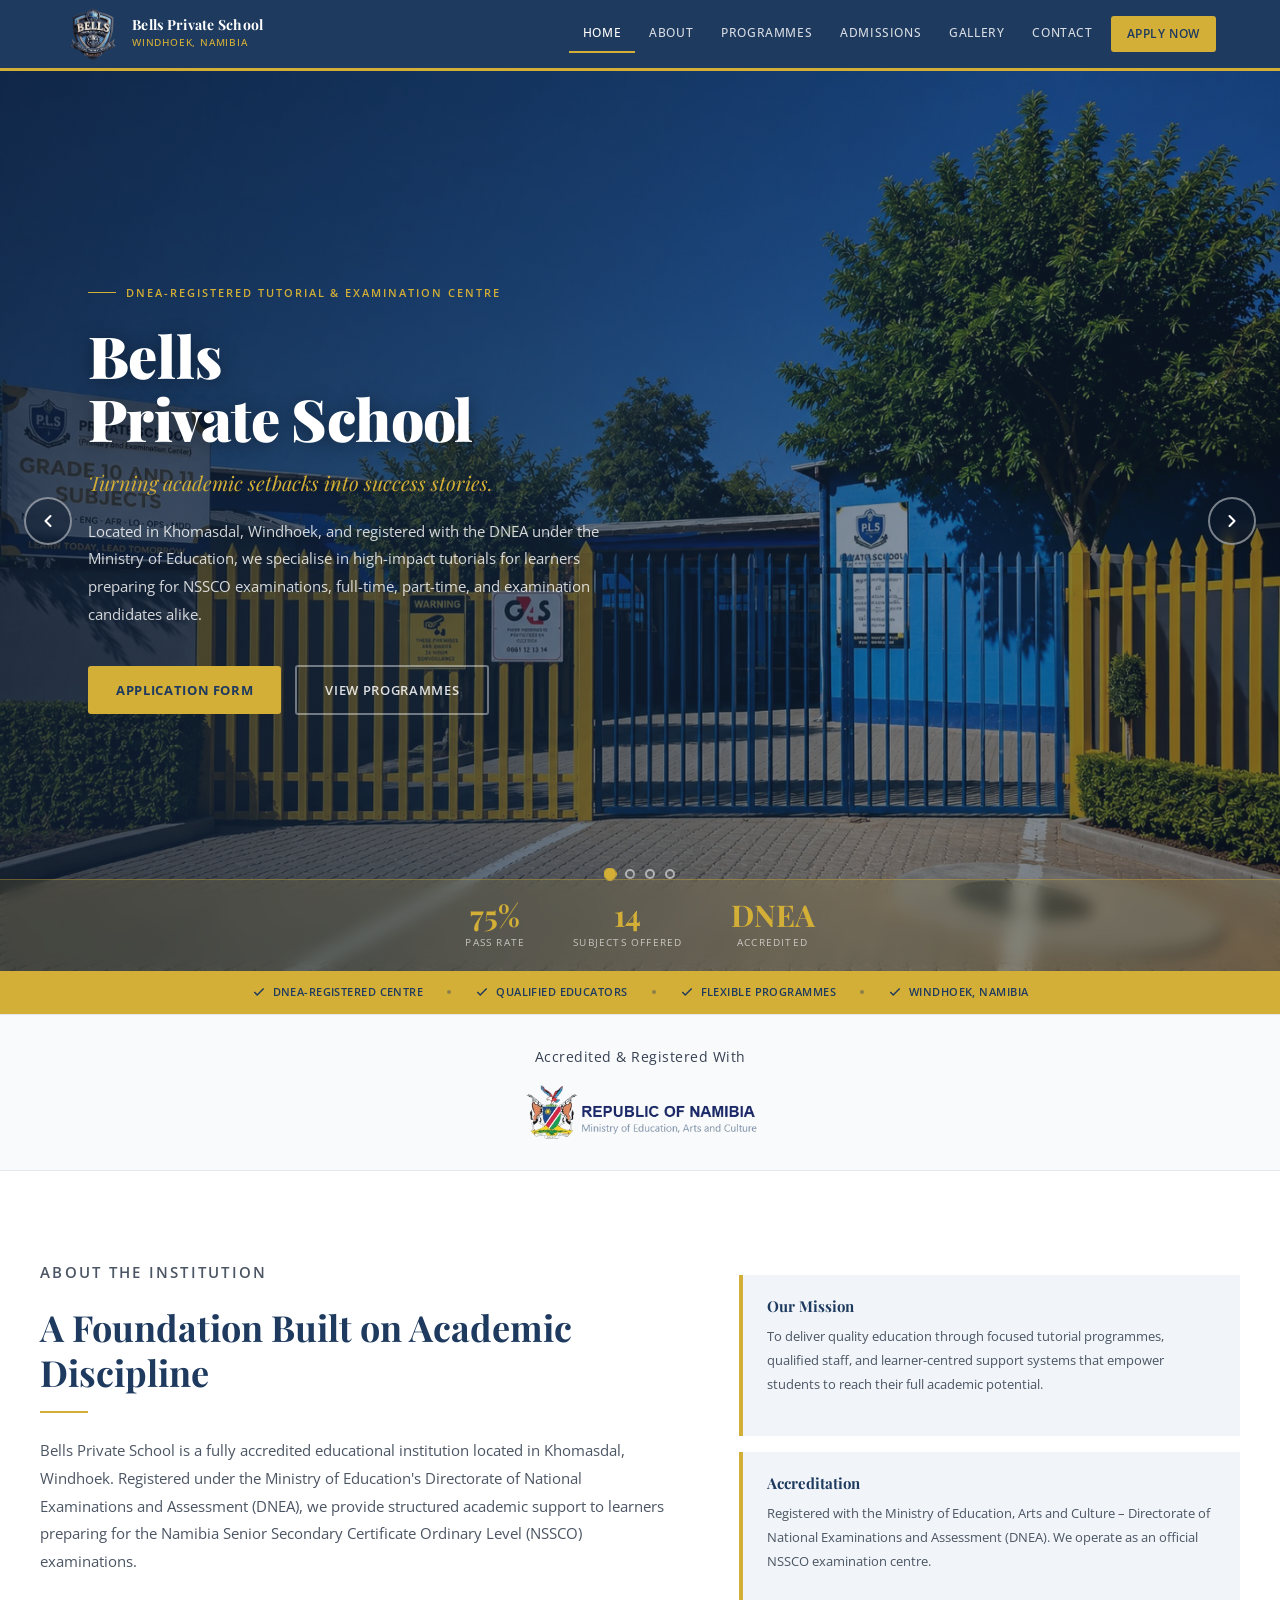
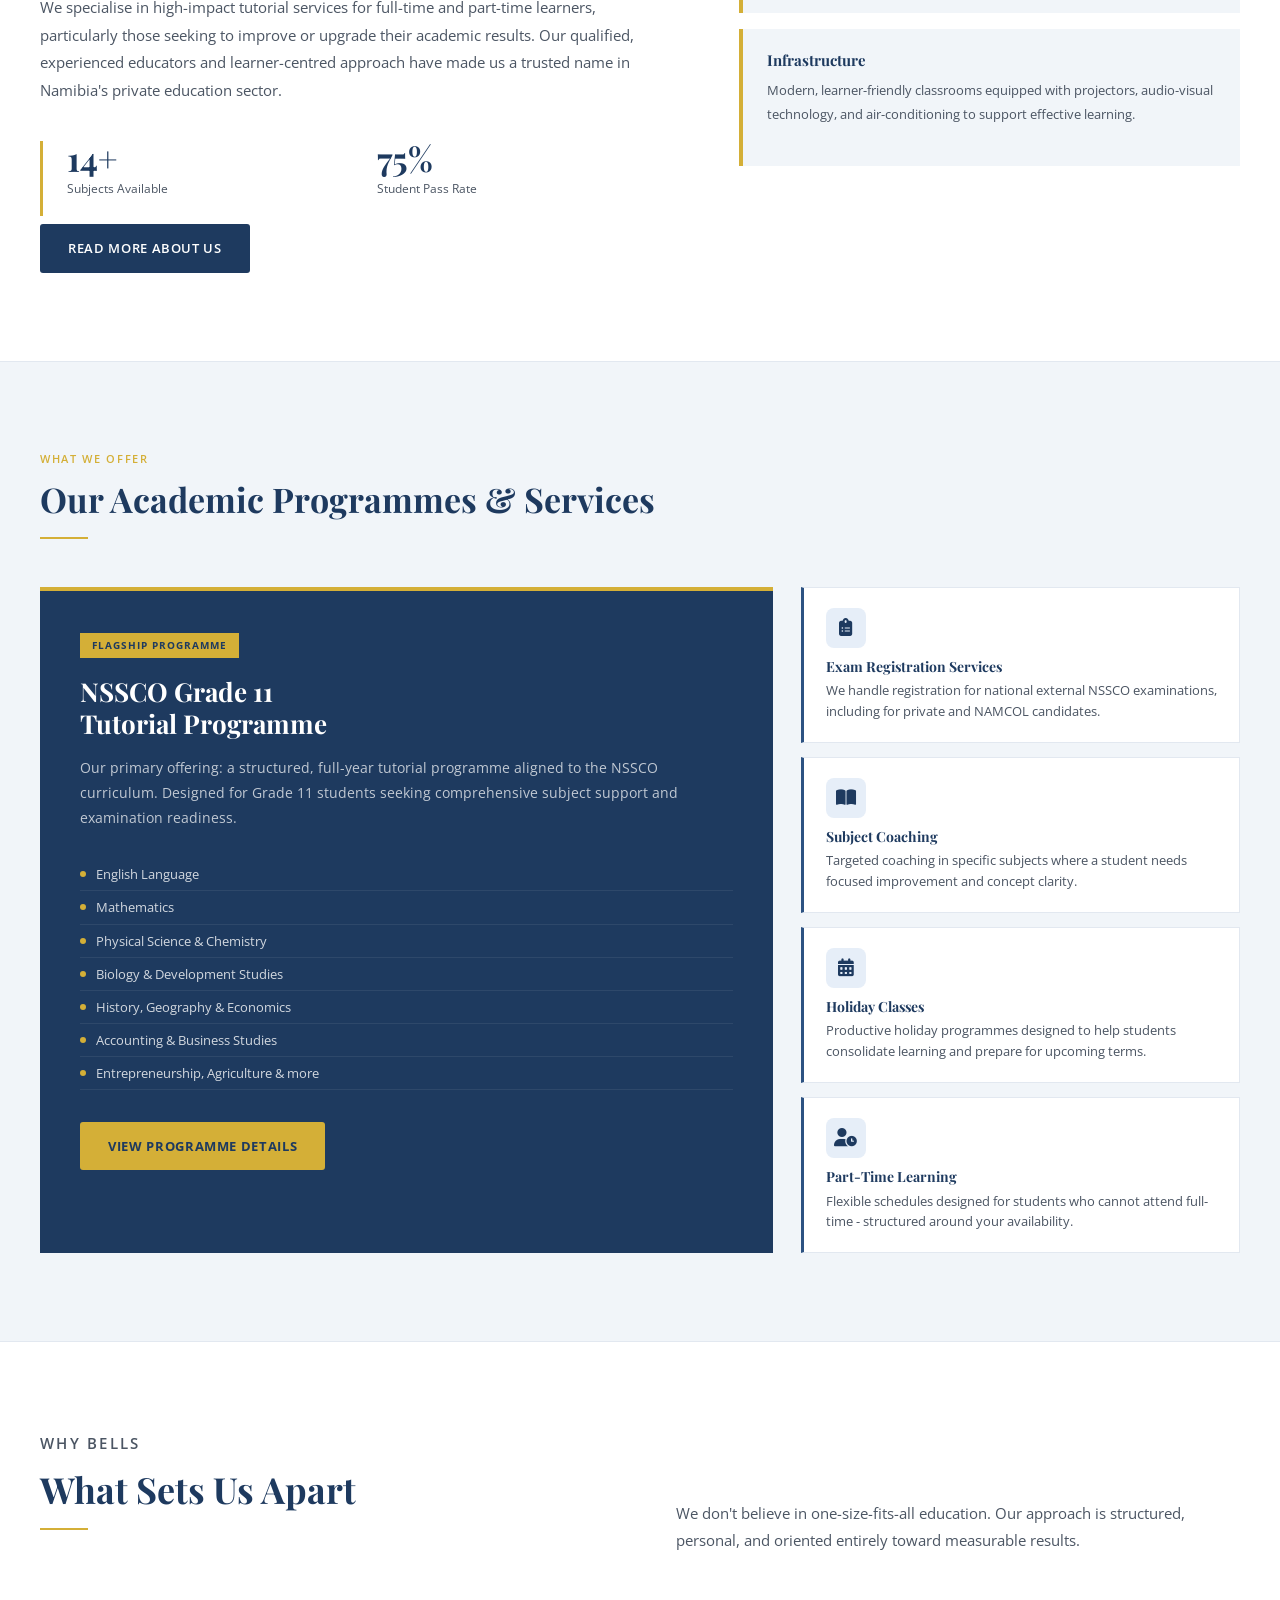
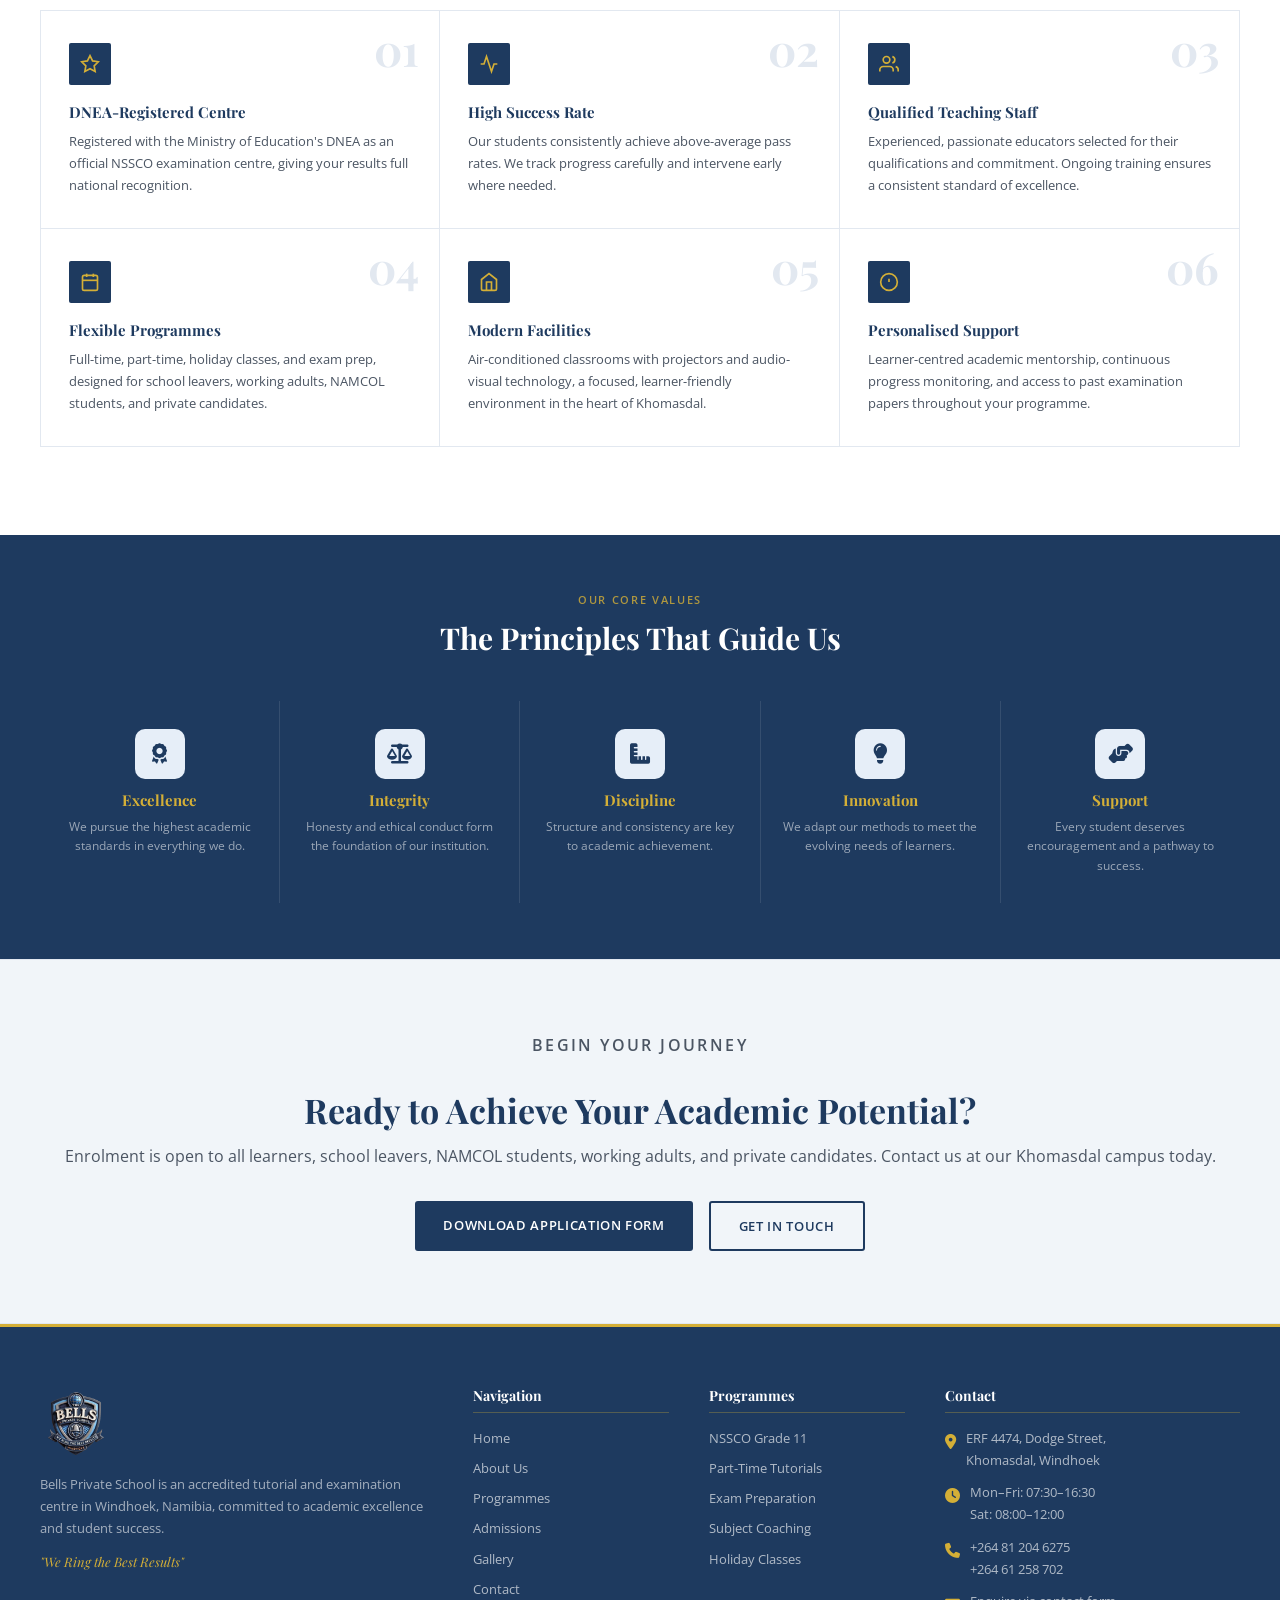
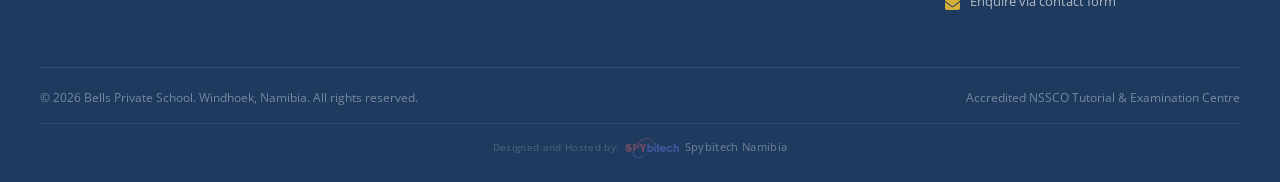
<file: index.html>
<!doctype html>
<html lang="en">
  <head>
    <meta charset="UTF-8" />
    <meta name="viewport" content="width=device-width, initial-scale=1.0" />
    <title>Home – Bells Private School</title>
    <meta
      name="description"
      content="Bells Private School – Accredited NSSCO Tutorial and Examination Centre in Khomasdal, Khomasdal, Windhoek. Registered with the Ministry of Education DNEA. Full-time, part-time, and exam prep programmes."
    />
    <link
      href="https://fonts.googleapis.com/css2?family=Playfair+Display:ital,wght@0,400;0,600;0,700;0,900;1,400;1,600&family=Open+Sans:wght@300;400;500;600&display=swap"
      rel="stylesheet"
    />
    <link
      rel="stylesheet"
      href="https://cdnjs.cloudflare.com/ajax/libs/font-awesome/6.5.0/css/all.min.css"
    />
    <link rel="icon" type="image/png" href="assets/logo/logo.png" />
    <link rel="stylesheet" href="main.css" />
  </head>
  <body>
    <nav id="main-nav">
      <div class="nav-inner">
        <a class="nav-brand" href="index.html">
          <img src="assets/logo/logo3d.png" alt="Bells Private School Logo" />
          <div class="nav-brand-text">
            <span class="nav-brand-name">Bells Private School</span>
            <span class="nav-brand-sub">Windhoek, Namibia</span>
          </div>
        </a>
        <ul class="nav-links" id="nav-links">
          <li>
            <a href="index.html" data-page="index.html" class="active">Home</a>
          </li>
          <li><a href="about.html" data-page="about.html">About</a></li>
          <li>
            <a href="programmes.html" data-page="programmes.html">Programmes</a>
          </li>
          <li>
            <a href="admissions.html" data-page="admissions.html">Admissions</a>
          </li>
          <li>
            <a href="gallery.html" data-page="gallery.html">Gallery</a>
          </li>
          <li>
            <a href="contact.html" data-page="contact.html">Contact</a>
          </li>
          <li><a href="admissions.html" class="nav-cta">Apply Now</a></li>
        </ul>
        <button
          class="nav-hamburger"
          id="nav-hamburger"
          aria-label="Open menu"
          aria-expanded="false"
          aria-controls="nav-links"
        >
          <span></span>
          <span></span>
          <span></span>
        </button>
      </div>
    </nav>
    <div class="nav-overlay" id="nav-overlay" aria-hidden="true"></div>
    <!-- Hero -->
    <section class="hero">
      <!-- Slideshow backgrounds (fills entire hero) -->
      <div class="hero-slideshow">
        <div
          class="hero-slide active"
          style="background-image: url(assets/images/img28.jpeg)"
        ></div>
        <div
          class="hero-slide"
          style="background-image: url(assets/images/img27.jpeg)"
        ></div>
        <div
          class="hero-slide"
          style="background-image: url(assets/images/img22.jpeg)"
        ></div>
        <div
          class="hero-slide"
          style="background-image: url(assets/images/img23.jpeg)"
        ></div>
      </div>

      <!-- Dark overlay for readability -->
      <div class="hero-overlay"></div>

      <!-- Content sits on top of everything -->
      <div class="hero-content">
        <div class="hero-content-inner">
          <div class="hero-text">
            <span class="hero-eyebrow"
              >DNEA-Registered Tutorial &amp; Examination Centre</span
            >
            <h1>Bells<br />Private School</h1>
            <p class="hero-subtitle">
              Turning academic setbacks into success stories.
            </p>
            <p class="hero-desc">
              Located in Khomasdal, Windhoek, and registered with the DNEA under
              the Ministry of Education, we specialise in high-impact tutorials
              for learners preparing for NSSCO examinations, full-time,
              part-time, and examination candidates alike.
            </p>
            <div class="hero-actions">
              <a
                href="assets/form.pdf"
                download="Application Form.pdf"
                class="btn-gold"
                >Application Form</a
              >
              <a
                href="programmes.html"
                class="btn-secondary"
                style="
                  color: rgba(255, 255, 255, 0.85);
                  border-color: rgba(255, 255, 255, 0.4);
                "
                >View Programmes</a
              >
            </div>
          </div>
        </div>

        <!-- Slide controls -->
        <button class="slide-arrow slide-prev" aria-label="Previous slide">
          <svg
            width="20"
            height="20"
            viewBox="0 0 24 24"
            fill="none"
            stroke="currentColor"
            stroke-width="2.5"
            stroke-linecap="round"
            stroke-linejoin="round"
          >
            <polyline points="15 18 9 12 15 6" />
          </svg>
        </button>
        <button class="slide-arrow slide-next" aria-label="Next slide">
          <svg
            width="20"
            height="20"
            viewBox="0 0 24 24"
            fill="none"
            stroke="currentColor"
            stroke-width="2.5"
            stroke-linecap="round"
            stroke-linejoin="round"
          >
            <polyline points="9 18 15 12 9 6" />
          </svg>
        </button>
        <div class="slide-dots">
          <button class="slide-dot active" aria-label="Slide 1"></button>
          <button class="slide-dot" aria-label="Slide 2"></button>
          <button class="slide-dot" aria-label="Slide 3"></button>
          <button class="slide-dot" aria-label="Slide 4"></button>
        </div>

        <!-- Stats strip at bottom -->
        <div class="hero-stat-strip">
          <div class="hero-stat">
            <span class="hero-stat-num">75%</span
            ><span class="hero-stat-label">Pass Rate</span>
          </div>
          <div class="hero-stat">
            <span class="hero-stat-num">14</span
            ><span class="hero-stat-label">Subjects Offered</span>
          </div>
          <div class="hero-stat">
            <span class="hero-stat-num">DNEA</span
            ><span class="hero-stat-label">Accredited</span>
          </div>
        </div>
      </div>
    </section>

    <!-- Accreditation bar -->
    <div class="accred-bar">
      <div class="accred-bar-inner">
        <div class="accred-item">
          <svg
            width="14"
            height="14"
            viewBox="0 0 24 24"
            fill="none"
            stroke="currentColor"
            stroke-width="2.5"
          >
            <polyline points="20 6 9 17 4 12" /></svg
          >DNEA-Registered Centre
        </div>
        <div class="accred-dot"></div>
        <div class="accred-item">
          <svg
            width="14"
            height="14"
            viewBox="0 0 24 24"
            fill="none"
            stroke="currentColor"
            stroke-width="2.5"
          >
            <polyline points="20 6 9 17 4 12" /></svg
          >Qualified Educators
        </div>
        <div class="accred-dot"></div>
        <div class="accred-item">
          <svg
            width="14"
            height="14"
            viewBox="0 0 24 24"
            fill="none"
            stroke="currentColor"
            stroke-width="2.5"
          >
            <polyline points="20 6 9 17 4 12" /></svg
          >Flexible Programmes
        </div>
        <div class="accred-dot"></div>
        <div class="accred-item">
          <svg
            width="14"
            height="14"
            viewBox="0 0 24 24"
            fill="none"
            stroke="currentColor"
            stroke-width="2.5"
          >
            <polyline points="20 6 9 17 4 12" /></svg
          >Windhoek, Namibia
        </div>
      </div>
    </div>

    <!-- Government Accreditation -->
    <section class="gov-strip">
      <p>Accredited & Registered With</p>
      <img src="assets/logo/gov-logo.png" alt="Ministry of Education Namibia" />
    </section>

    <!-- About Preview -->
    <section class="about-preview">
      <div class="about-preview-inner">
        <div>
          <p class="section-label">About The Institution</p>
          <h2>A Foundation Built on Academic Discipline</h2>
          <div class="divider"></div>
          <p>
            Bells Private School is a fully accredited educational institution
            located in Khomasdal, Windhoek. Registered under the Ministry of
            Education's Directorate of National Examinations and Assessment
            (DNEA), we provide structured academic support to learners preparing
            for the Namibia Senior Secondary Certificate Ordinary Level (NSSCO)
            examinations.
          </p>
          <p>
            We specialise in high-impact tutorial services for full-time and
            part-time learners, particularly those seeking to improve or upgrade
            their academic results. Our qualified, experienced educators and
            learner-centred approach have made us a trusted name in Namibia's
            private education sector.
          </p>
          <div class="about-preview-stats">
            <div class="about-stat-row">
              <div class="about-stat-item">
                <span class="about-stat-val">14+</span
                ><span class="about-stat-desc">Subjects Available</span>
              </div>
              <div class="about-stat-item">
                <span class="about-stat-val">75%</span
                ><span class="about-stat-desc">Student Pass Rate</span>
              </div>
            </div>
          </div>
          <a href="about.html" class="btn-primary" style="margin-top: 8px"
            >Read More About Us</a
          >
        </div>
        <div class="about-right">
          <div class="about-right-block">
            <h4>Our Mission</h4>
            <p>
              To deliver quality education through focused tutorial programmes,
              qualified staff, and learner-centred support systems that empower
              students to reach their full academic potential.
            </p>
          </div>
          <div class="about-right-block">
            <h4>Accreditation</h4>
            <p>
              Registered with the Ministry of Education, Arts and Culture –
              Directorate of National Examinations and Assessment (DNEA). We
              operate as an official NSSCO examination centre.
            </p>
          </div>
          <div class="about-right-block">
            <h4>Infrastructure</h4>
            <p>
              Modern, learner-friendly classrooms equipped with projectors,
              audio-visual technology, and air-conditioning to support effective
              learning.
            </p>
          </div>
        </div>
      </div>
    </section>

    <!-- Services -->
    <section class="services">
      <div class="services-inner">
        <div class="services-header">
          <p class="section-label">What We Offer</p>
          <h2>Our Academic Programmes &amp; Services</h2>
          <div class="divider"></div>
        </div>
        <div class="services-layout">
          <div class="service-featured">
            <span class="service-badge">Flagship Programme</span>
            <h3>NSSCO Grade 11<br />Tutorial Programme</h3>
            <p>
              Our primary offering: a structured, full-year tutorial programme
              aligned to the NSSCO curriculum. Designed for Grade 11 students
              seeking comprehensive subject support and examination readiness.
            </p>
            <ul class="service-subjects">
              <li>English Language</li>
              <li>Mathematics</li>
              <li>Physical Science &amp; Chemistry</li>
              <li>Biology &amp; Development Studies</li>
              <li>History, Geography &amp; Economics</li>
              <li>Accounting &amp; Business Studies</li>
              <li>Entrepreneurship, Agriculture &amp; more</li>
            </ul>
            <a href="programmes.html" class="btn-gold"
              >View Programme Details</a
            >
          </div>
          <div class="service-list">
            <div class="service-item">
              <span class="service-item-icon">
                <i class="fas fa-clipboard-list"></i>
              </span>
              <h4>Exam Registration Services</h4>
              <p>
                We handle registration for national external NSSCO examinations,
                including for private and NAMCOL candidates.
              </p>
            </div>
            <div class="service-item">
              <span class="service-item-icon">
                <i class="fas fa-book-open"></i>
              </span>
              <h4>Subject Coaching</h4>
              <p>
                Targeted coaching in specific subjects where a student needs
                focused improvement and concept clarity.
              </p>
            </div>

            <div class="service-item">
              <span class="service-item-icon">
                <i class="fas fa-calendar-alt"></i>
              </span>
              <h4>Holiday Classes</h4>
              <p>
                Productive holiday programmes designed to help students
                consolidate learning and prepare for upcoming terms.
              </p>
            </div>

            <div class="service-item">
              <span class="service-item-icon">
                <i class="fas fa-user-clock"></i>
              </span>
              <h4>Part-Time Learning</h4>
              <p>
                Flexible schedules designed for students who cannot attend
                full-time - structured around your availability.
              </p>
            </div>
          </div>
        </div>
      </div>
    </section>

    <!-- Why Choose Us -->
    <section class="why-choose">
      <div class="why-choose-inner">
        <div class="why-header">
          <div>
            <p class="section-label">Why Bells</p>
            <h2>What Sets Us Apart</h2>
            <div class="divider"></div>
          </div>
          <p>
            We don't believe in one-size-fits-all education. Our approach is
            structured, personal, and oriented entirely toward measurable
            results.
          </p>
        </div>
        <div class="why-grid">
          <div class="why-item">
            <span class="why-item-num">01</span>
            <div class="why-icon">
              <svg
                width="20"
                height="20"
                viewBox="0 0 24 24"
                fill="none"
                stroke="#D4AF37"
                stroke-width="2"
              >
                <path
                  d="M12 2l3.09 6.26L22 9.27l-5 4.87 1.18 6.88L12 17.77l-6.18 3.25L7 14.14 2 9.27l6.91-1.01L12 2z"
                />
              </svg>
            </div>
            <h4>DNEA-Registered Centre</h4>
            <p>
              Registered with the Ministry of Education's DNEA as an official
              NSSCO examination centre, giving your results full national
              recognition.
            </p>
          </div>
          <div class="why-item">
            <span class="why-item-num">02</span>
            <div class="why-icon">
              <svg
                width="20"
                height="20"
                viewBox="0 0 24 24"
                fill="none"
                stroke="#D4AF37"
                stroke-width="2"
              >
                <polyline points="22 12 18 12 15 21 9 3 6 12 2 12" />
              </svg>
            </div>
            <h4>High Success Rate</h4>
            <p>
              Our students consistently achieve above-average pass rates. We
              track progress carefully and intervene early where needed.
            </p>
          </div>
          <div class="why-item">
            <span class="why-item-num">03</span>
            <div class="why-icon">
              <svg
                width="20"
                height="20"
                viewBox="0 0 24 24"
                fill="none"
                stroke="#D4AF37"
                stroke-width="2"
              >
                <path d="M17 21v-2a4 4 0 0 0-4-4H5a4 4 0 0 0-4 4v2" />
                <circle cx="9" cy="7" r="4" />
                <path d="M23 21v-2a4 4 0 0 0-3-3.87" />
                <path d="M16 3.13a4 4 0 0 1 0 7.75" />
              </svg>
            </div>
            <h4>Qualified Teaching Staff</h4>
            <p>
              Experienced, passionate educators selected for their
              qualifications and commitment. Ongoing training ensures a
              consistent standard of excellence.
            </p>
          </div>
          <div class="why-item">
            <span class="why-item-num">04</span>
            <div class="why-icon">
              <svg
                width="20"
                height="20"
                viewBox="0 0 24 24"
                fill="none"
                stroke="#D4AF37"
                stroke-width="2"
              >
                <rect x="3" y="4" width="18" height="18" rx="2" />
                <line x1="16" y1="2" x2="16" y2="6" />
                <line x1="8" y1="2" x2="8" y2="6" />
                <line x1="3" y1="10" x2="21" y2="10" />
              </svg>
            </div>
            <h4>Flexible Programmes</h4>
            <p>
              Full-time, part-time, holiday classes, and exam prep, designed for
              school leavers, working adults, NAMCOL students, and private
              candidates.
            </p>
          </div>
          <div class="why-item">
            <span class="why-item-num">05</span>
            <div class="why-icon">
              <svg
                width="20"
                height="20"
                viewBox="0 0 24 24"
                fill="none"
                stroke="#D4AF37"
                stroke-width="2"
              >
                <path d="M3 9l9-7 9 7v11a2 2 0 0 1-2 2H5a2 2 0 0 1-2-2z" />
                <polyline points="9 22 9 12 15 12 15 22" />
              </svg>
            </div>
            <h4>Modern Facilities</h4>
            <p>
              Air-conditioned classrooms with projectors and audio-visual
              technology, a focused, learner-friendly environment in the heart
              of Khomasdal.
            </p>
          </div>
          <div class="why-item">
            <span class="why-item-num">06</span>
            <div class="why-icon">
              <svg
                width="20"
                height="20"
                viewBox="0 0 24 24"
                fill="none"
                stroke="#D4AF37"
                stroke-width="2"
              >
                <circle cx="12" cy="12" r="10" />
                <line x1="12" y1="8" x2="12" y2="12" />
                <line x1="12" y1="16" x2="12.01" y2="16" />
              </svg>
            </div>
            <h4>Personalised Support</h4>
            <p>
              Learner-centred academic mentorship, continuous progress
              monitoring, and access to past examination papers throughout your
              programme.
            </p>
          </div>
        </div>
      </div>
    </section>

    <!-- Values -->
    <section class="values-strip">
      <div class="values-inner">
        <p class="section-label">Our Core Values</p>
        <h2>The Principles That Guide Us</h2>
        <div class="values-grid">
          <div class="value-cell">
            <span class="value-cell-icon">
              <i class="fas fa-award"></i>
            </span>
            <h4>Excellence</h4>
            <p>We pursue the highest academic standards in everything we do.</p>
          </div>

          <div class="value-cell">
            <span class="value-cell-icon">
              <i class="fas fa-balance-scale"></i>
            </span>
            <h4>Integrity</h4>
            <p>
              Honesty and ethical conduct form the foundation of our
              institution.
            </p>
          </div>

          <div class="value-cell">
            <span class="value-cell-icon">
              <i class="fas fa-ruler-combined"></i>
            </span>
            <h4>Discipline</h4>
            <p>Structure and consistency are key to academic achievement.</p>
          </div>

          <div class="value-cell">
            <span class="value-cell-icon">
              <i class="fas fa-lightbulb"></i>
            </span>
            <h4>Innovation</h4>
            <p>We adapt our methods to meet the evolving needs of learners.</p>
          </div>

          <div class="value-cell">
            <span class="value-cell-icon">
              <i class="fas fa-hands-helping"></i>
            </span>
            <h4>Support</h4>
            <p>
              Every student deserves encouragement and a pathway to success.
            </p>
          </div>
        </div>
      </div>
    </section>

    <!-- CTA Band -->
    <section class="cta-band">
      <p class="section-label" style="text-align: center">Begin Your Journey</p>
      <h2>Ready to Achieve Your Academic Potential?</h2>
      <p>
        Enrolment is open to all learners, school leavers, NAMCOL students,
        working adults, and private candidates. Contact us at our Khomasdal
        campus today.
      </p>
      <div class="cta-band-actions">
        <a
          href="assets/form.pdf"
          download="Application Form.pdf"
          class="btn-primary"
          >Download Application Form</a
        >
        <a href="contact.html" class="btn-secondary">Get in Touch</a>
      </div>
    </section>

    <!-- Footer -->
    <footer>
      <div class="footer-inner">
        <div class="footer-grid">
          <div class="footer-brand">
            <img src="assets/logo/logo3d.png" alt="Bells Private School" />
            <p>
              Bells Private School is an accredited tutorial and examination
              centre in Windhoek, Namibia, committed to academic excellence and
              student success.
            </p>
            <span class="footer-tagline">"We Ring the Best Results"</span>
          </div>
          <div class="footer-col">
            <h4>Navigation</h4>
            <ul>
              <li><a href="index.html">Home</a></li>
              <li><a href="about.html">About Us</a></li>
              <li><a href="programmes.html">Programmes</a></li>
              <li><a href="admissions.html">Admissions</a></li>
              <li><a href="gallery.html">Gallery</a></li>
              <li><a href="contact.html">Contact</a></li>
            </ul>
          </div>
          <div class="footer-col">
            <h4>Programmes</h4>
            <ul>
              <li><a href="programmes.html">NSSCO Grade 11</a></li>
              <li><a href="programmes.html">Part-Time Tutorials</a></li>
              <li><a href="programmes.html">Exam Preparation</a></li>
              <li><a href="programmes.html">Subject Coaching</a></li>
              <li><a href="programmes.html">Holiday Classes</a></li>
            </ul>
          </div>
          <div class="footer-col">
            <h4>Contact</h4>
            <div class="footer-contact-item">
              <span><i class="fas fa-map-marker-alt"></i></span>
              <span>ERF 4474, Dodge Street,<br />Khomasdal, Windhoek</span>
            </div>

            <div class="footer-contact-item">
              <span><i class="fas fa-clock"></i></span>
              <span>Mon–Fri: 07:30–16:30<br />Sat: 08:00–12:00</span>
            </div>

            <div class="footer-contact-item">
              <span><i class="fas fa-phone"></i></span>
              <span>+264 81 204 6275<br />+264 61 258 702</span>
            </div>

            <div class="footer-contact-item">
              <span><i class="fas fa-envelope"></i></span>
              <span>Enquire via contact form</span>
            </div>
          </div>
        </div>
        <div class="footer-bottom">
          <span
            >&copy; 2026 Bells Private School. Windhoek, Namibia. All rights
            reserved.</span
          >
          <span>Accredited NSSCO Tutorial &amp; Examination Centre</span>
        </div>
        <div class="spybitech-badge">
          <span>Designed and Hosted by:</span>
          <img
            src="assets/logo/spybitechlogo.webp"
            alt="Spybitech Namibia Logo"
            loading="lazy"
          />
          <strong>Spybitech Namibia</strong>
        </div>
      </div>
    </footer>
    <script src="main.js"></script>
  </body>
</html>
</file>
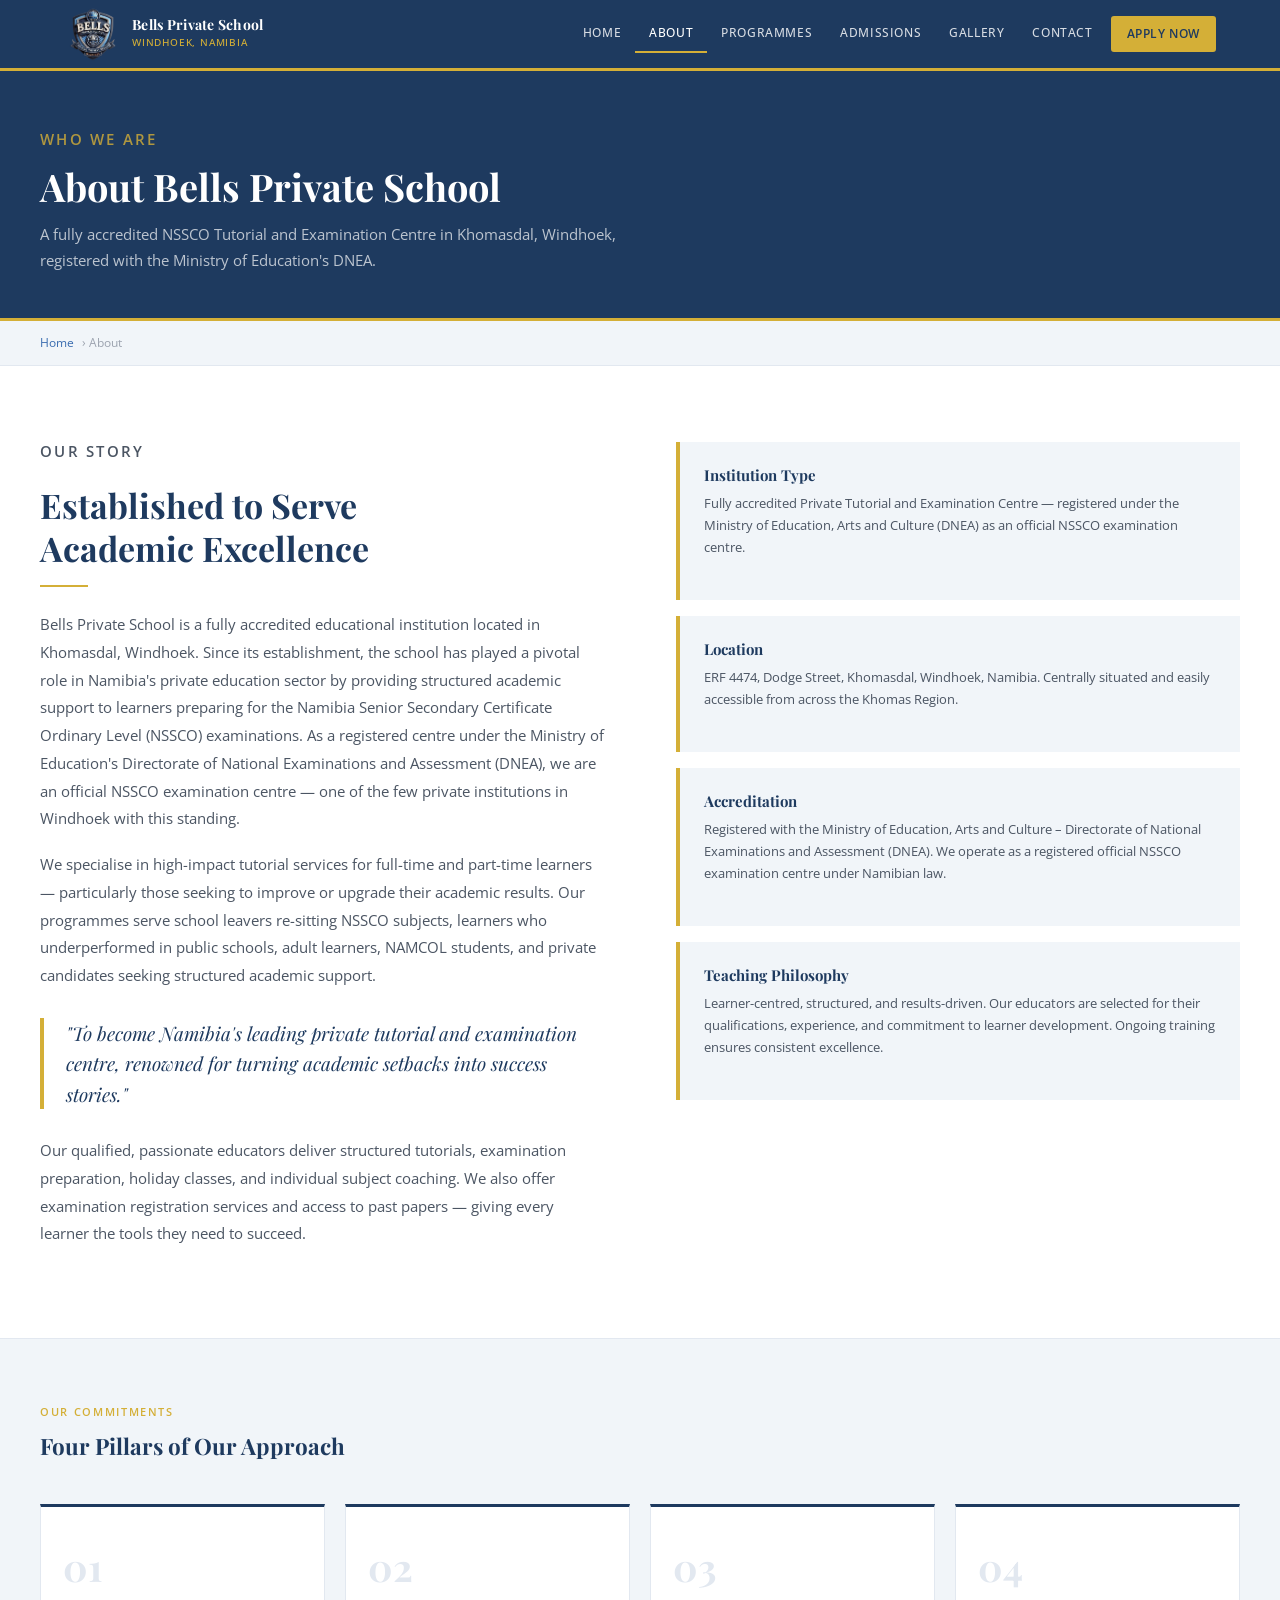
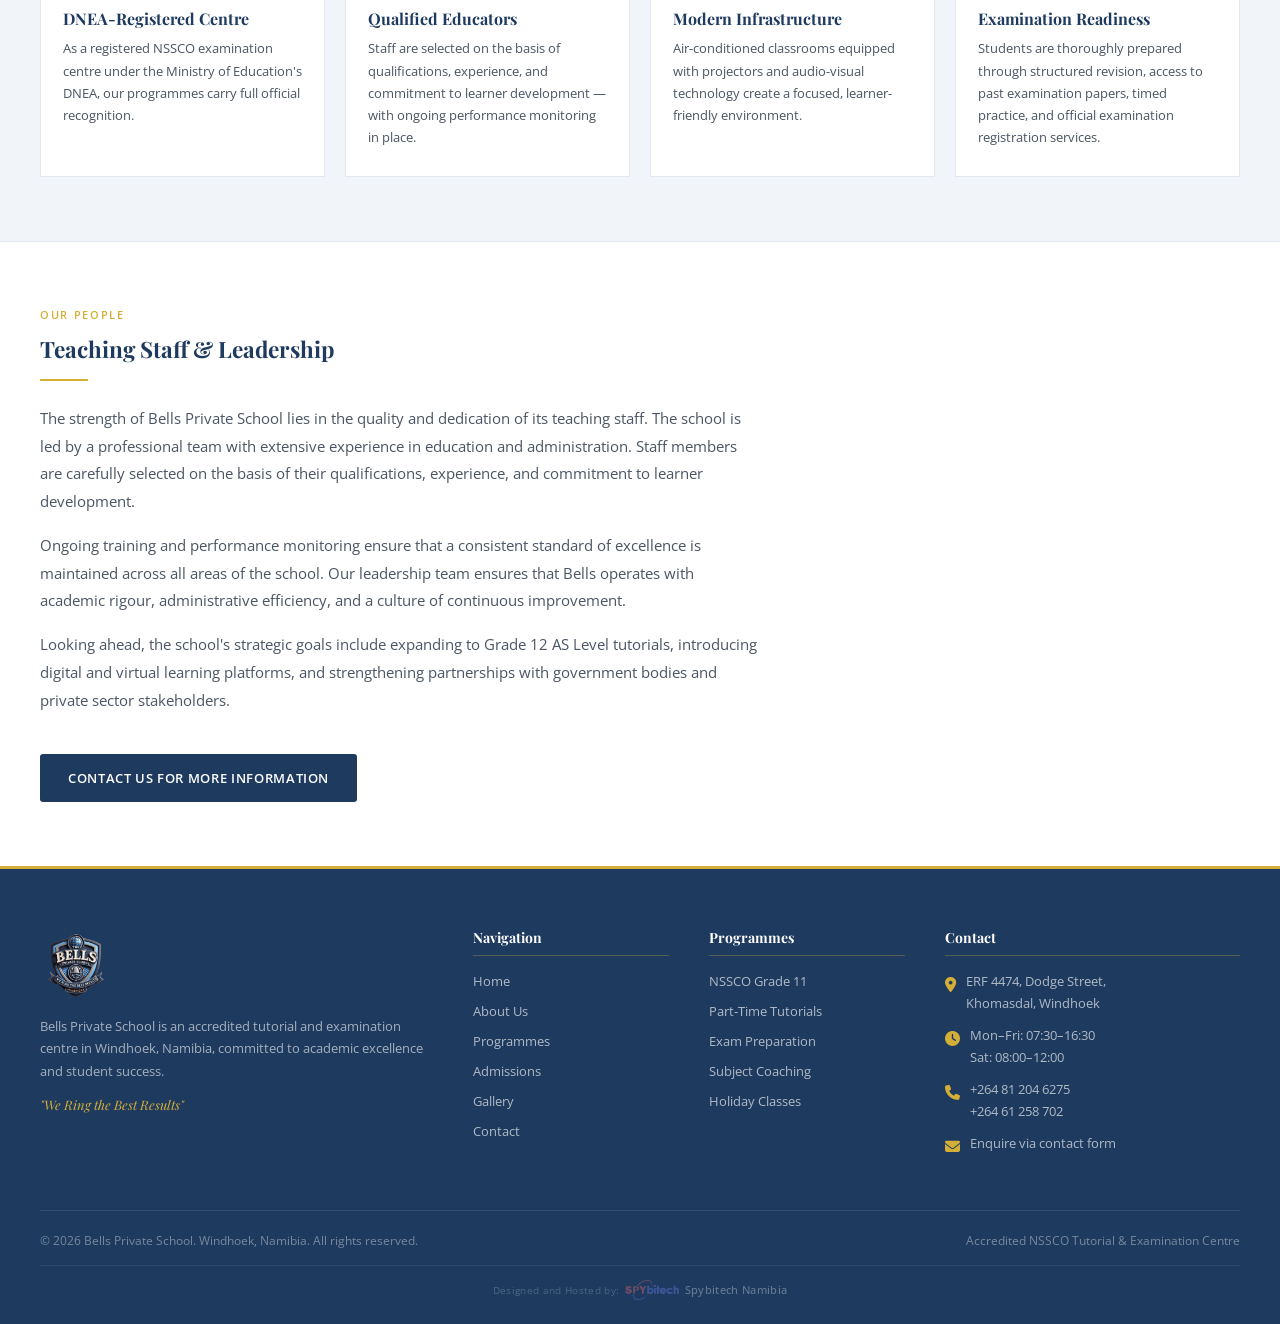
<file: about.html>
<!doctype html>
<html lang="en">
  <head>
    <meta charset="UTF-8" />
    <meta name="viewport" content="width=device-width, initial-scale=1.0" />
    <title>About Us – Bells Private School</title>
    <meta
      name="description"
      content="About Bells Private School – A fully DNEA-registered NSSCO tutorial and examination centre in Khomasdal, Windhoek. Qualified staff, modern facilities, high success rates."
    />
    <link
      href="https://fonts.googleapis.com/css2?family=Playfair+Display:ital,wght@0,400;0,600;0,700;0,900;1,400;1,600&family=Open+Sans:wght@300;400;500;600&display=swap"
      rel="stylesheet"
    />
    <link
      rel="stylesheet"
      href="https://cdnjs.cloudflare.com/ajax/libs/font-awesome/6.5.0/css/all.min.css"
    />
    <link rel="icon" type="image/png" href="assets/logo/logo.png" />
    <link rel="stylesheet" href="main.css" />
  </head>
  <body>
    <nav id="main-nav">
      <div class="nav-inner">
        <a class="nav-brand" href="index.html">
          <img src="assets/logo/logo3d.png" alt="Bells Private School Logo" />
          <div class="nav-brand-text">
            <span class="nav-brand-name">Bells Private School</span>
            <span class="nav-brand-sub">Windhoek, Namibia</span>
          </div>
        </a>
        <ul class="nav-links" id="nav-links">
          <li><a href="index.html" data-page="index.html">Home</a></li>
          <li>
            <a href="about.html" data-page="about.html" class="active">About</a>
          </li>
          <li>
            <a href="programmes.html" data-page="programmes.html">Programmes</a>
          </li>
          <li>
            <a href="admissions.html" data-page="admissions.html">Admissions</a>
          </li>
          <li><a href="gallery.html" data-page="gallery.html">Gallery</a></li>
          <li><a href="contact.html" data-page="contact.html">Contact</a></li>
          <li><a href="admissions.html" class="nav-cta">Apply Now</a></li>
        </ul>
        <button
          class="nav-hamburger"
          id="nav-hamburger"
          aria-label="Open menu"
          aria-expanded="false"
          aria-controls="nav-links"
        >
          <span></span>
          <span></span>
          <span></span>
        </button>
      </div>
    </nav>
    <div class="nav-overlay" id="nav-overlay" aria-hidden="true"></div>
    <div class="page-header">
      <div class="page-header-inner">
        <p class="section-label">Who We Are</p>
        <h1>About Bells Private School</h1>
        <p>
          A fully accredited NSSCO Tutorial and Examination Centre in Khomasdal,
          Windhoek, registered with the Ministry of Education's DNEA.
        </p>
      </div>
    </div>
    <div class="breadcrumb">
      <div class="breadcrumb-inner">
        <a href="index.html">Home</a> &rsaquo; About
      </div>
    </div>
    <section class="about-mission">
      <div class="about-mission-inner">
        <div>
          <p class="section-label">Our Story</p>
          <h2>Established to Serve<br />Academic Excellence</h2>
          <div class="divider"></div>
          <p>
            Bells Private School is a fully accredited educational institution
            located in Khomasdal, Windhoek. Since its establishment, the school
            has played a pivotal role in Namibia's private education sector by
            providing structured academic support to learners preparing for the
            Namibia Senior Secondary Certificate Ordinary Level (NSSCO)
            examinations. As a registered centre under the Ministry of
            Education's Directorate of National Examinations and Assessment
            (DNEA), we are an official NSSCO examination centre — one of the few
            private institutions in Windhoek with this standing.
          </p>
          <p>
            We specialise in high-impact tutorial services for full-time and
            part-time learners — particularly those seeking to improve or
            upgrade their academic results. Our programmes serve school leavers
            re-sitting NSSCO subjects, learners who underperformed in public
            schools, adult learners, NAMCOL students, and private candidates
            seeking structured academic support.
          </p>
          <div class="mission-statement">
            "To become Namibia's leading private tutorial and examination
            centre, renowned for turning academic setbacks into success
            stories."
          </div>
          <p>
            Our qualified, passionate educators deliver structured tutorials,
            examination preparation, holiday classes, and individual subject
            coaching. We also offer examination registration services and access
            to past papers — giving every learner the tools they need to
            succeed.
          </p>
        </div>
        <div class="about-right-col">
          <div class="info-block">
            <h4>Institution Type</h4>
            <p>
              Fully accredited Private Tutorial and Examination Centre —
              registered under the Ministry of Education, Arts and Culture
              (DNEA) as an official NSSCO examination centre.
            </p>
          </div>
          <div class="info-block">
            <h4>Location</h4>
            <p>
              ERF 4474, Dodge Street, Khomasdal, Windhoek, Namibia. Centrally
              situated and easily accessible from across the Khomas Region.
            </p>
          </div>
          <div class="info-block">
            <h4>Accreditation</h4>
            <p>
              Registered with the Ministry of Education, Arts and Culture –
              Directorate of National Examinations and Assessment (DNEA). We
              operate as a registered official NSSCO examination centre under
              Namibian law.
            </p>
          </div>
          <div class="info-block">
            <h4>Teaching Philosophy</h4>
            <p>
              Learner-centred, structured, and results-driven. Our educators are
              selected for their qualifications, experience, and commitment to
              learner development. Ongoing training ensures consistent
              excellence.
            </p>
          </div>
        </div>
      </div>
    </section>

    <section class="about-pillars">
      <div class="pillars-inner">
        <p class="section-label">Our Commitments</p>
        <h2>Four Pillars of Our Approach</h2>
        <div class="pillars-grid">
          <div class="pillar">
            <span class="pillar-num">01</span>
            <h4>DNEA-Registered Centre</h4>
            <p>
              As a registered NSSCO examination centre under the Ministry of
              Education's DNEA, our programmes carry full official recognition.
            </p>
          </div>
          <div class="pillar">
            <span class="pillar-num">02</span>
            <h4>Qualified Educators</h4>
            <p>
              Staff are selected on the basis of qualifications, experience, and
              commitment to learner development — with ongoing performance
              monitoring in place.
            </p>
          </div>
          <div class="pillar">
            <span class="pillar-num">03</span>
            <h4>Modern Infrastructure</h4>
            <p>
              Air-conditioned classrooms equipped with projectors and
              audio-visual technology create a focused, learner-friendly
              environment.
            </p>
          </div>
          <div class="pillar">
            <span class="pillar-num">04</span>
            <h4>Examination Readiness</h4>
            <p>
              Students are thoroughly prepared through structured revision,
              access to past examination papers, timed practice, and official
              examination registration services.
            </p>
          </div>
        </div>
      </div>
    </section>

    <section class="about-team">
      <div class="team-inner">
        <p class="section-label">Our People</p>
        <h2>Teaching Staff &amp; Leadership</h2>
        <div class="divider"></div>
        <div class="team-content">
          <p>
            The strength of Bells Private School lies in the quality and
            dedication of its teaching staff. The school is led by a
            professional team with extensive experience in education and
            administration. Staff members are carefully selected on the basis of
            their qualifications, experience, and commitment to learner
            development.
          </p>
          <p>
            Ongoing training and performance monitoring ensure that a consistent
            standard of excellence is maintained across all areas of the school.
            Our leadership team ensures that Bells operates with academic
            rigour, administrative efficiency, and a culture of continuous
            improvement.
          </p>
          <p>
            Looking ahead, the school's strategic goals include expanding to
            Grade 12 AS Level tutorials, introducing digital and virtual
            learning platforms, and strengthening partnerships with government
            bodies and private sector stakeholders.
          </p>
          <a href="contact.html" class="btn-primary" style="margin-top: 24px"
            >Contact Us for More Information</a
          >
        </div>
      </div>
    </section>
    <footer>
      <div class="footer-inner">
        <div class="footer-grid">
          <div class="footer-brand">
            <img src="assets/logo/logo3d.png" alt="Bells Private School" />
            <p>
              Bells Private School is an accredited tutorial and examination
              centre in Windhoek, Namibia, committed to academic excellence and
              student success.
            </p>
            <span class="footer-tagline">"We Ring the Best Results"</span>
          </div>
          <div class="footer-col">
            <h4>Navigation</h4>
            <ul>
              <li><a href="index.html">Home</a></li>
              <li><a href="about.html">About Us</a></li>
              <li><a href="programmes.html">Programmes</a></li>
              <li><a href="admissions.html">Admissions</a></li>
              <li><a href="gallery.html">Gallery</a></li>
              <li><a href="contact.html">Contact</a></li>
            </ul>
          </div>
          <div class="footer-col">
            <h4>Programmes</h4>
            <ul>
              <li><a href="programmes.html">NSSCO Grade 11</a></li>
              <li><a href="programmes.html">Part-Time Tutorials</a></li>
              <li><a href="programmes.html">Exam Preparation</a></li>
              <li><a href="programmes.html">Subject Coaching</a></li>
              <li><a href="programmes.html">Holiday Classes</a></li>
            </ul>
          </div>
          <div class="footer-col">
            <h4>Contact</h4>
            <div class="footer-contact-item">
              <span><i class="fas fa-map-marker-alt"></i></span>
              <span>ERF 4474, Dodge Street,<br />Khomasdal, Windhoek</span>
            </div>

            <div class="footer-contact-item">
              <span><i class="fas fa-clock"></i></span>
              <span>Mon–Fri: 07:30–16:30<br />Sat: 08:00–12:00</span>
            </div>

            <div class="footer-contact-item">
              <span><i class="fas fa-phone"></i></span>
              <span>+264 81 204 6275<br />+264 61 258 702</span>
            </div>

            <div class="footer-contact-item">
              <span><i class="fas fa-envelope"></i></span>
              <span>Enquire via contact form</span>
            </div>
          </div>
        </div>
        <div class="footer-bottom">
          <span
            >&copy; 2026 Bells Private School. Windhoek, Namibia. All rights
            reserved.</span
          >
          <span>Accredited NSSCO Tutorial &amp; Examination Centre</span>
        </div>
        <div class="spybitech-badge">
          <span>Designed and Hosted by:</span>
          <img
            src="assets/logo/spybitechlogo.webp"
            alt="Spybitech Namibia Logo"
            loading="lazy"
          />
          <strong>Spybitech Namibia</strong>
        </div>
      </div>
    </footer>
    <script src="main.js"></script>
  </body>
</html>
</file>
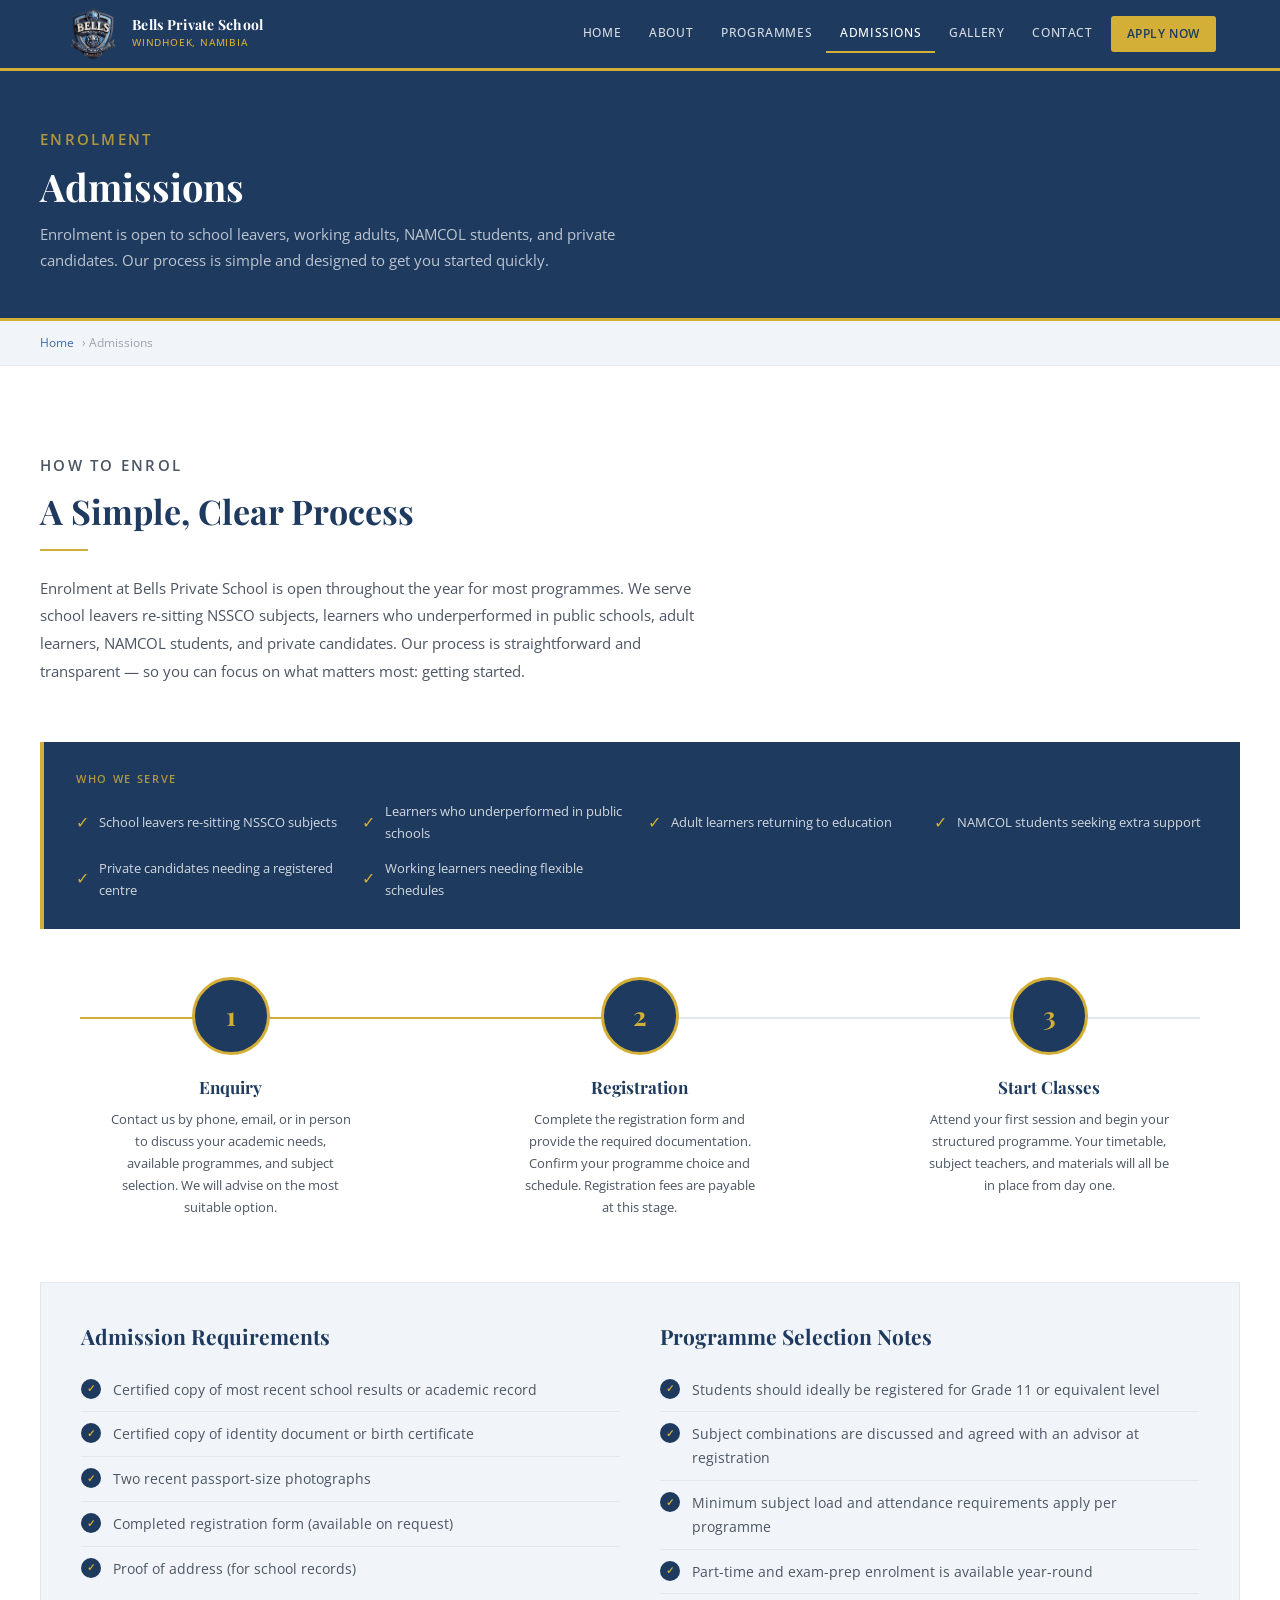
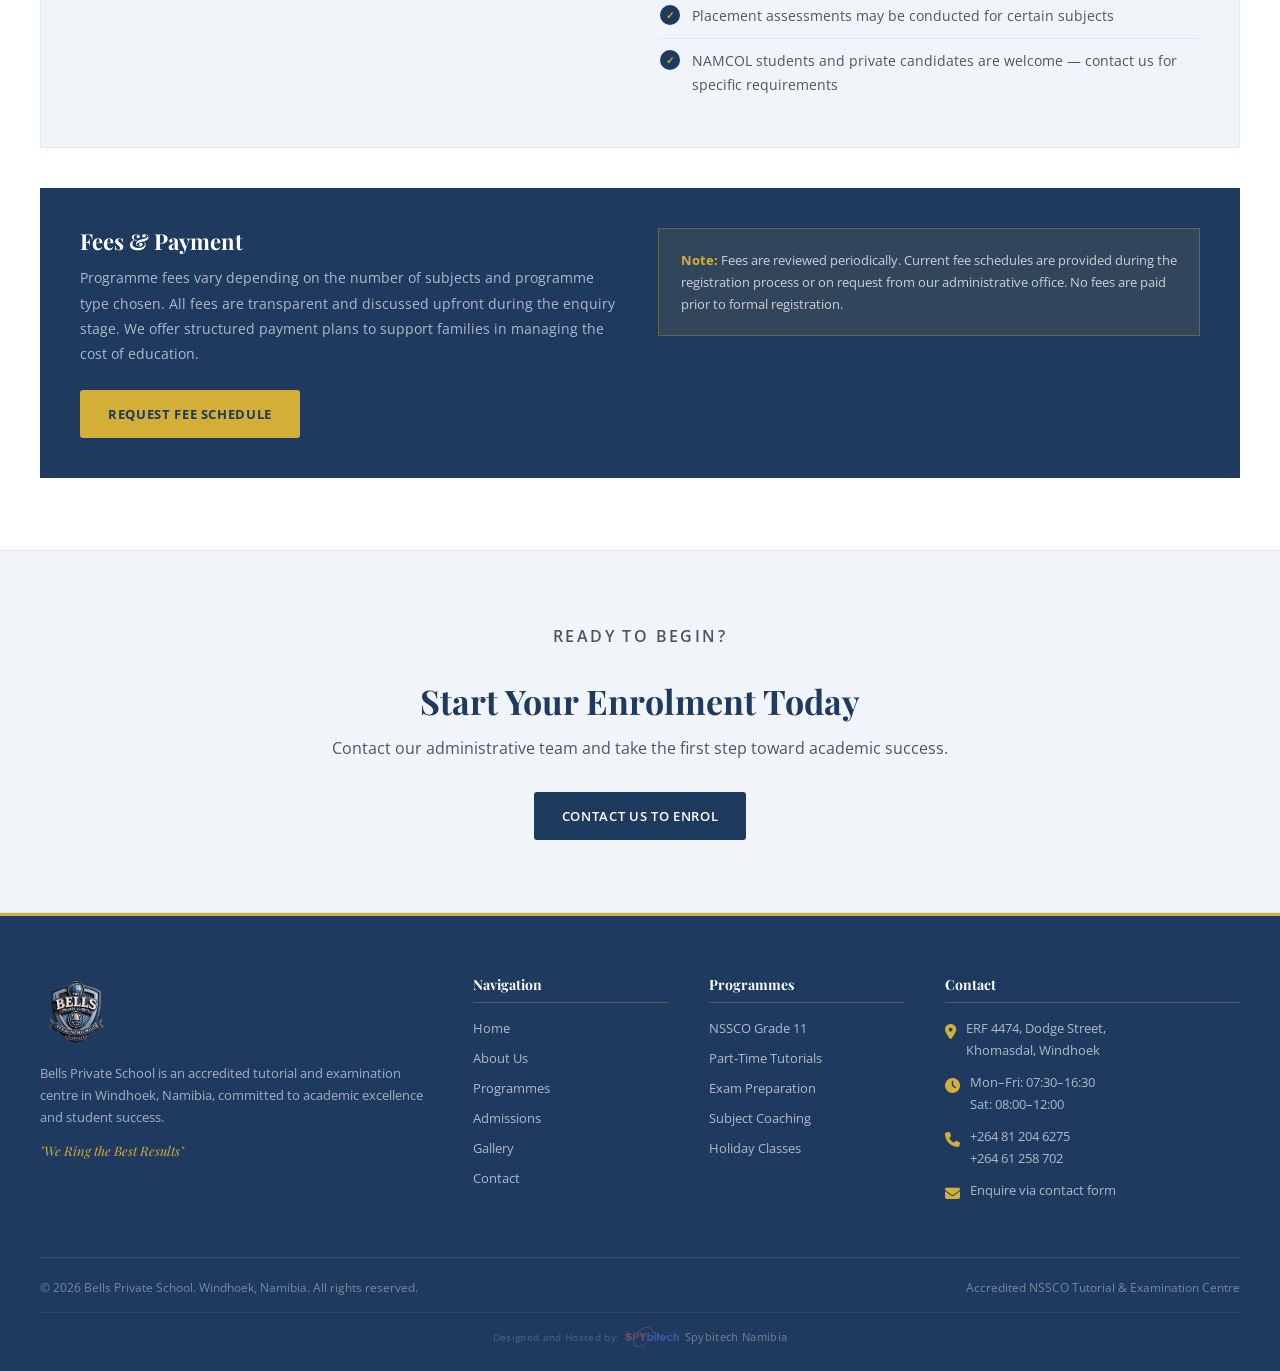
<file: admissions.html>
<!doctype html>
<html lang="en">
  <head>
    <meta charset="UTF-8" />
    <meta name="viewport" content="width=device-width, initial-scale=1.0" />
    <title>Admissions – Bells Private School</title>
    <meta
      name="description"
      content="Admissions – Bells Private School, Khomasdal, Windhoek. Enrol for NSSCO tutorials. Open to school leavers, NAMCOL students, working adults, and private candidates."
    />
    <link
      href="https://fonts.googleapis.com/css2?family=Playfair+Display:ital,wght@0,400;0,600;0,700;0,900;1,400;1,600&family=Open+Sans:wght@300;400;500;600&display=swap"
      rel="stylesheet"
    />
    <link
      rel="stylesheet"
      href="https://cdnjs.cloudflare.com/ajax/libs/font-awesome/6.5.0/css/all.min.css"
    />
    <link rel="icon" type="image/png" href="assets/logo/logo.png" />
    <link rel="stylesheet" href="main.css" />
  </head>
  <body>
    <nav id="main-nav">
      <div class="nav-inner">
        <a class="nav-brand" href="index.html">
          <img src="assets/logo/logo3d.png" alt="Bells Private School Logo" />
          <div class="nav-brand-text">
            <span class="nav-brand-name">Bells Private School</span>
            <span class="nav-brand-sub">Windhoek, Namibia</span>
          </div>
        </a>
        <ul class="nav-links" id="nav-links">
          <li><a href="index.html" data-page="index.html">Home</a></li>
          <li><a href="about.html" data-page="about.html">About</a></li>
          <li>
            <a href="programmes.html" data-page="programmes.html">Programmes</a>
          </li>
          <li>
            <a href="admissions.html" data-page="admissions.html" class="active"
              >Admissions</a
            >
          </li>
          <li>
            <a href="gallery.html" data-page="gallery.html">Gallery</a>
          </li>
          <li>
            <a href="contact.html" data-page="contact.html">Contact</a>
          </li>
          <li><a href="admissions.html" class="nav-cta">Apply Now</a></li>
        </ul>
        <button
          class="nav-hamburger"
          id="nav-hamburger"
          aria-label="Open menu"
          aria-expanded="false"
          aria-controls="nav-links"
        >
          <span></span>
          <span></span>
          <span></span>
        </button>
      </div>
    </nav>
    <div class="nav-overlay" id="nav-overlay" aria-hidden="true"></div>
    <div class="page-header">
      <div class="page-header-inner">
        <p class="section-label">Enrolment</p>
        <h1>Admissions</h1>
        <p>
          Enrolment is open to school leavers, working adults, NAMCOL students,
          and private candidates. Our process is simple and designed to get you
          started quickly.
        </p>
      </div>
    </div>
    <div class="breadcrumb">
      <div class="breadcrumb-inner">
        <a href="index.html">Home</a> &rsaquo; Admissions
      </div>
    </div>
    <section class="admissions-section">
      <div class="admissions-inner">
        <div class="admissions-intro">
          <p class="section-label">How to Enrol</p>
          <h2>A Simple, Clear Process</h2>
          <div class="divider"></div>
          <p>
            Enrolment at Bells Private School is open throughout the year for
            most programmes. We serve school leavers re-sitting NSSCO subjects,
            learners who underperformed in public schools, adult learners,
            NAMCOL students, and private candidates. Our process is
            straightforward and transparent — so you can focus on what matters
            most: getting started.
          </p>
        </div>

        <div
          style="
            background: var(--navy);
            padding: 28px 32px;
            margin-bottom: 48px;
            border-left: 4px solid var(--gold);
          "
        >
          <p class="section-label" style="color: rgba(212, 175, 55, 0.8)">
            Who We Serve
          </p>
          <div
            style="
              display: grid;
              grid-template-columns: repeat(auto-fit, minmax(220px, 1fr));
              gap: 12px;
              margin-top: 12px;
            "
          >
            <div
              style="
                display: flex;
                align-items: center;
                gap: 10px;
                font-size: 13px;
                color: rgba(255, 255, 255, 0.8);
              "
            >
              <span style="color: var(--gold); font-size: 16px">✓</span> School
              leavers re-sitting NSSCO subjects
            </div>
            <div
              style="
                display: flex;
                align-items: center;
                gap: 10px;
                font-size: 13px;
                color: rgba(255, 255, 255, 0.8);
              "
            >
              <span style="color: var(--gold); font-size: 16px">✓</span>
              Learners who underperformed in public schools
            </div>
            <div
              style="
                display: flex;
                align-items: center;
                gap: 10px;
                font-size: 13px;
                color: rgba(255, 255, 255, 0.8);
              "
            >
              <span style="color: var(--gold); font-size: 16px">✓</span> Adult
              learners returning to education
            </div>
            <div
              style="
                display: flex;
                align-items: center;
                gap: 10px;
                font-size: 13px;
                color: rgba(255, 255, 255, 0.8);
              "
            >
              <span style="color: var(--gold); font-size: 16px">✓</span> NAMCOL
              students seeking extra support
            </div>
            <div
              style="
                display: flex;
                align-items: center;
                gap: 10px;
                font-size: 13px;
                color: rgba(255, 255, 255, 0.8);
              "
            >
              <span style="color: var(--gold); font-size: 16px">✓</span> Private
              candidates needing a registered centre
            </div>
            <div
              style="
                display: flex;
                align-items: center;
                gap: 10px;
                font-size: 13px;
                color: rgba(255, 255, 255, 0.8);
              "
            >
              <span style="color: var(--gold); font-size: 16px">✓</span> Working
              learners needing flexible schedules
            </div>
          </div>
        </div>

        <div class="admissions-steps">
          <div class="steps-connector">
            <div class="steps-connector-fill"></div>
          </div>
          <div class="steps-row">
            <div class="step-block">
              <div class="step-circle">1</div>
              <h4>Enquiry</h4>
              <p>
                Contact us by phone, email, or in person to discuss your
                academic needs, available programmes, and subject selection. We
                will advise on the most suitable option.
              </p>
            </div>
            <div class="step-block">
              <div class="step-circle">2</div>
              <h4>Registration</h4>
              <p>
                Complete the registration form and provide the required
                documentation. Confirm your programme choice and schedule.
                Registration fees are payable at this stage.
              </p>
            </div>
            <div class="step-block">
              <div class="step-circle">3</div>
              <h4>Start Classes</h4>
              <p>
                Attend your first session and begin your structured programme.
                Your timetable, subject teachers, and materials will all be in
                place from day one.
              </p>
            </div>
          </div>
        </div>

        <div class="admissions-requirements">
          <div class="req-col">
            <h3>Admission Requirements</h3>
            <ul class="req-list">
              <li>
                <div class="req-check"></div>
                Certified copy of most recent school results or academic record
              </li>
              <li>
                <div class="req-check"></div>
                Certified copy of identity document or birth certificate
              </li>
              <li>
                <div class="req-check"></div>
                Two recent passport-size photographs
              </li>
              <li>
                <div class="req-check"></div>
                Completed registration form (available on request)
              </li>
              <li>
                <div class="req-check"></div>
                Proof of address (for school records)
              </li>
            </ul>
          </div>
          <div class="req-col">
            <h3>Programme Selection Notes</h3>
            <ul class="req-list">
              <li>
                <div class="req-check"></div>
                Students should ideally be registered for Grade 11 or equivalent
                level
              </li>
              <li>
                <div class="req-check"></div>
                Subject combinations are discussed and agreed with an advisor at
                registration
              </li>
              <li>
                <div class="req-check"></div>
                Minimum subject load and attendance requirements apply per
                programme
              </li>
              <li>
                <div class="req-check"></div>
                Part-time and exam-prep enrolment is available year-round
              </li>
              <li>
                <div class="req-check"></div>
                Placement assessments may be conducted for certain subjects
              </li>
              <li>
                <div class="req-check"></div>
                NAMCOL students and private candidates are welcome — contact us
                for specific requirements
              </li>
            </ul>
          </div>
        </div>

        <div class="fees-block">
          <div>
            <h3>Fees &amp; Payment</h3>
            <p>
              Programme fees vary depending on the number of subjects and
              programme type chosen. All fees are transparent and discussed
              upfront during the enquiry stage. We offer structured payment
              plans to support families in managing the cost of education.
            </p>
            <a href="contact.html" class="btn-gold" style="margin-top: 24px"
              >Request Fee Schedule</a
            >
          </div>
          <div class="fees-note">
            <p>
              <strong>Note:</strong> Fees are reviewed periodically. Current fee
              schedules are provided during the registration process or on
              request from our administrative office. No fees are paid prior to
              formal registration.
            </p>
          </div>
        </div>
      </div>
    </section>

    <section class="cta-band">
      <p class="section-label" style="text-align: center">Ready to Begin?</p>
      <h2>Start Your Enrolment Today</h2>
      <p>
        Contact our administrative team and take the first step toward academic
        success.
      </p>
      <div class="cta-band-actions">
        <a href="contact.html" class="btn-primary">Contact Us to Enrol</a>
      </div>
    </section>
    <footer>
      <div class="footer-inner">
        <div class="footer-grid">
          <div class="footer-brand">
            <img src="assets/logo/logo3d.png" alt="Bells Private School" />
            <p>
              Bells Private School is an accredited tutorial and examination
              centre in Windhoek, Namibia, committed to academic excellence and
              student success.
            </p>
            <span class="footer-tagline">"We Ring the Best Results"</span>
          </div>
          <div class="footer-col">
            <h4>Navigation</h4>
            <ul>
              <li><a href="index.html">Home</a></li>
              <li><a href="about.html">About Us</a></li>
              <li><a href="programmes.html">Programmes</a></li>
              <li><a href="admissions.html">Admissions</a></li>
              <li><a href="gallery.html">Gallery</a></li>
              <li><a href="contact.html">Contact</a></li>
            </ul>
          </div>
          <div class="footer-col">
            <h4>Programmes</h4>
            <ul>
              <li><a href="programmes.html">NSSCO Grade 11</a></li>
              <li><a href="programmes.html">Part-Time Tutorials</a></li>
              <li><a href="programmes.html">Exam Preparation</a></li>
              <li><a href="programmes.html">Subject Coaching</a></li>
              <li><a href="programmes.html">Holiday Classes</a></li>
            </ul>
          </div>
          <div class="footer-col">
            <h4>Contact</h4>
            <div class="footer-contact-item">
              <span><i class="fas fa-map-marker-alt"></i></span>
              <span>ERF 4474, Dodge Street,<br />Khomasdal, Windhoek</span>
            </div>

            <div class="footer-contact-item">
              <span><i class="fas fa-clock"></i></span>
              <span>Mon–Fri: 07:30–16:30<br />Sat: 08:00–12:00</span>
            </div>

            <div class="footer-contact-item">
              <span><i class="fas fa-phone"></i></span>
              <span>+264 81 204 6275<br />+264 61 258 702</span>
            </div>

            <div class="footer-contact-item">
              <span><i class="fas fa-envelope"></i></span>
              <span>Enquire via contact form</span>
            </div>
          </div>
        </div>
        <div class="footer-bottom">
          <span
            >&copy; 2026 Bells Private School. Windhoek, Namibia. All rights
            reserved.</span
          >
          <span>Accredited NSSCO Tutorial &amp; Examination Centre</span>
        </div>
        <div class="spybitech-badge">
          <span>Designed and Hosted by:</span>
          <img
            src="assets/logo/spybitechlogo.webp"
            alt="Spybitech Namibia Logo"
            loading="lazy"
          />
          <strong>Spybitech Namibia</strong>
        </div>
      </div>
    </footer>
    <script src="main.js"></script>
  </body>
</html>
</file>
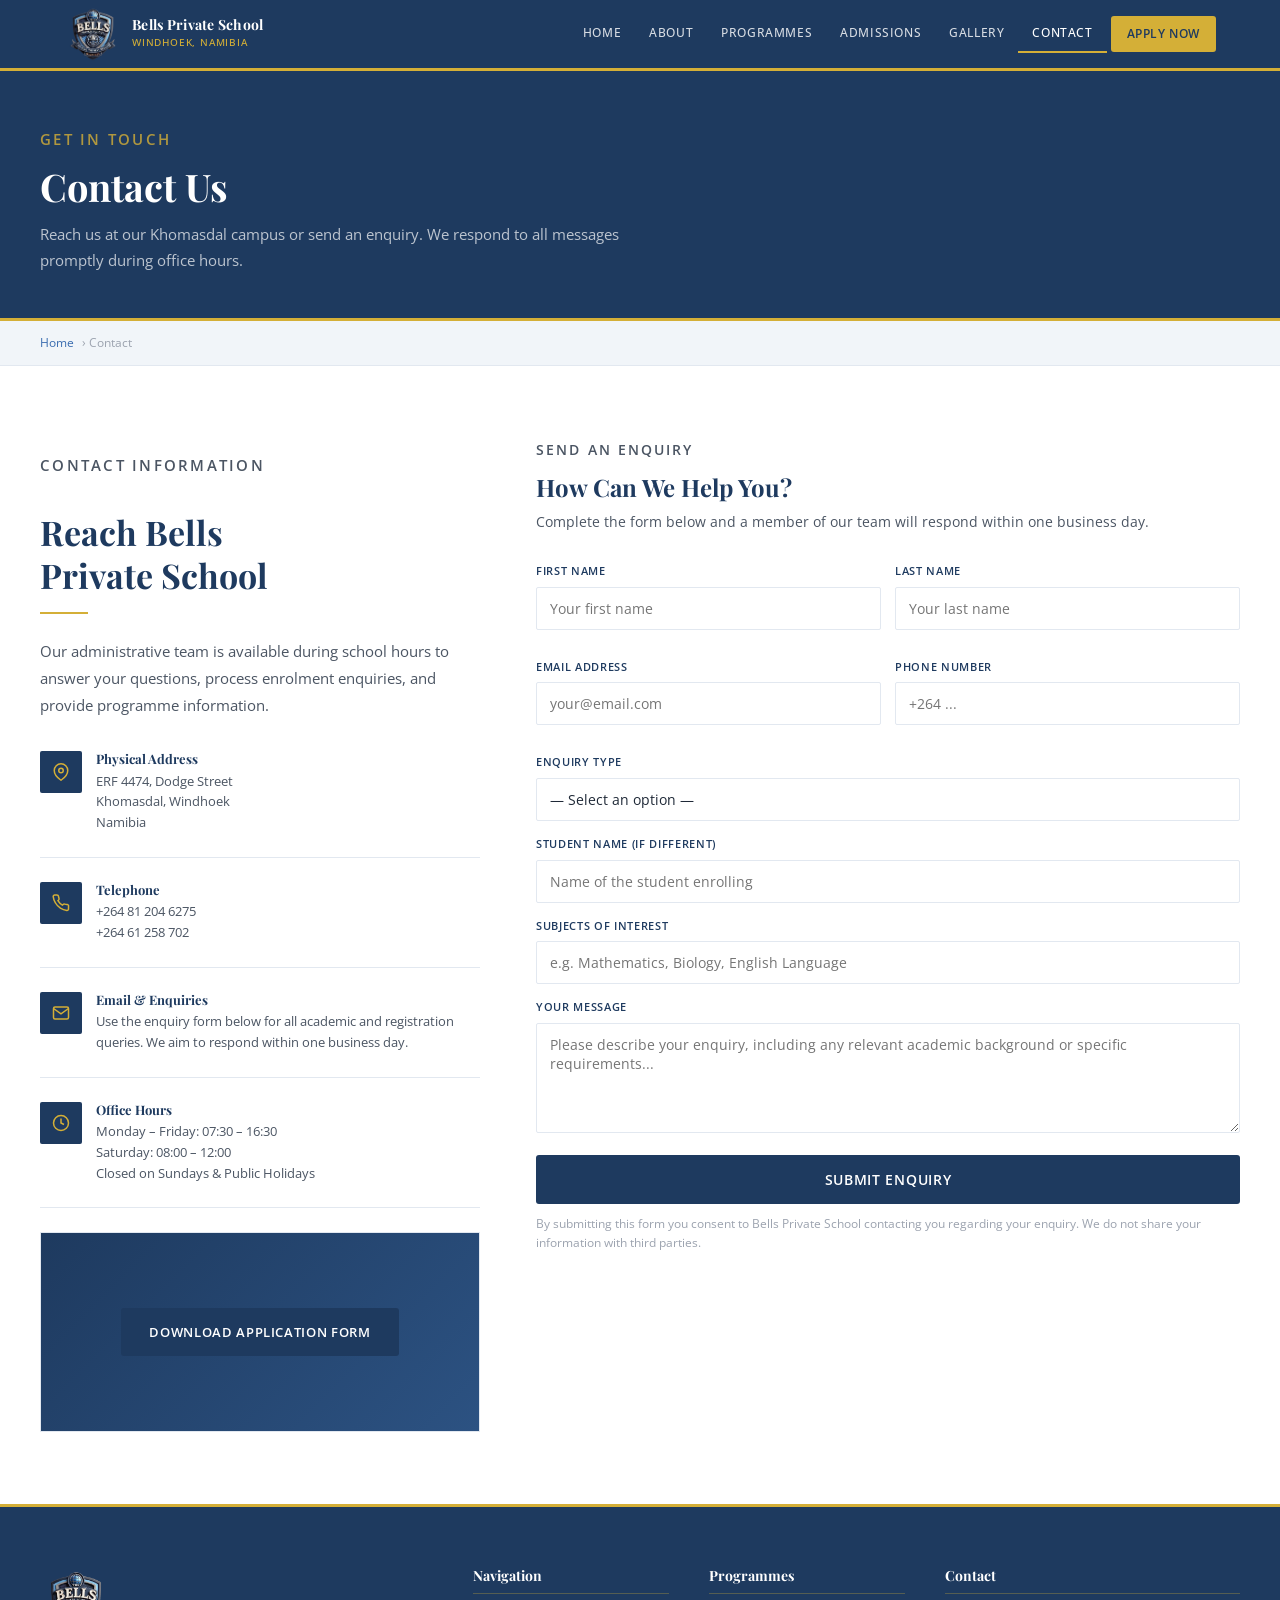
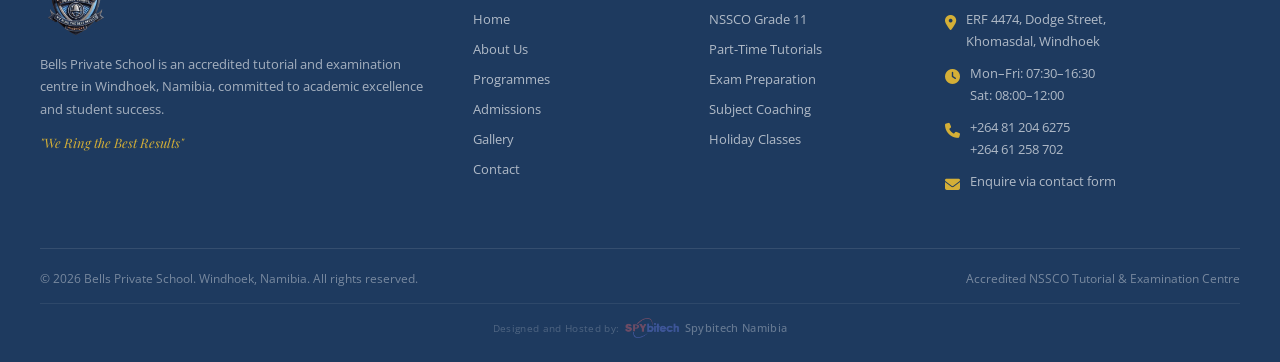
<file: contact.html>
<!doctype html>
<html lang="en">
  <head>
    <meta charset="UTF-8" />
    <meta name="viewport" content="width=device-width, initial-scale=1.0" />
    <title>Contact – Bells Private School</title>
    <meta
      name="description"
      content="Contact Bells Private School – ERF 4474, Dodge Street, Khomasdal, Windhoek. Call +264 81 204 6275 or +264 61 258 702."
    />
    <link
      href="https://fonts.googleapis.com/css2?family=Playfair+Display:ital,wght@0,400;0,600;0,700;0,900;1,400;1,600&family=Open+Sans:wght@300;400;500;600&display=swap"
      rel="stylesheet"
    />
    <link
      rel="stylesheet"
      href="https://cdnjs.cloudflare.com/ajax/libs/font-awesome/6.5.0/css/all.min.css"
    />
    <link rel="icon" type="image/png" href="assets/logo/logo.png" />
    <link rel="stylesheet" href="main.css" />
  </head>
  <body>
    <nav id="main-nav">
      <div class="nav-inner">
        <a class="nav-brand" href="index.html">
          <img src="assets/logo/logo3d.png" alt="Bells Private School Logo" />
          <div class="nav-brand-text">
            <span class="nav-brand-name">Bells Private School</span>
            <span class="nav-brand-sub">Windhoek, Namibia</span>
          </div>
        </a>
        <ul class="nav-links" id="nav-links">
          <li><a href="index.html" data-page="index.html">Home</a></li>
          <li><a href="about.html" data-page="about.html">About</a></li>
          <li>
            <a href="programmes.html" data-page="programmes.html">Programmes</a>
          </li>
          <li>
            <a href="admissions.html" data-page="admissions.html">Admissions</a>
          </li>
          <li><a href="gallery.html" data-page="gallery.html">Gallery</a></li>
          <li>
            <a href="contact.html" data-page="contact.html" class="active"
              >Contact</a
            >
          </li>
          <li><a href="admissions.html" class="nav-cta">Apply Now</a></li>
        </ul>
        <button
          class="nav-hamburger"
          id="nav-hamburger"
          aria-label="Open menu"
          aria-expanded="false"
          aria-controls="nav-links"
        >
          <span></span>
          <span></span>
          <span></span>
        </button>
      </div>
    </nav>
    <div class="nav-overlay" id="nav-overlay" aria-hidden="true"></div>
    <div class="page-header">
      <div class="page-header-inner">
        <p class="section-label">Get In Touch</p>
        <h1>Contact Us</h1>
        <p>
          Reach us at our Khomasdal campus or send an enquiry. We respond to all
          messages promptly during office hours.
        </p>
      </div>
    </div>
    <div class="breadcrumb">
      <div class="breadcrumb-inner">
        <a href="index.html">Home</a> &rsaquo; Contact
      </div>
    </div>
    <section class="contact-section">
      <div class="contact-inner">
        <div class="contact-info">
          <p class="section-label">Contact Information</p>
          <h2>Reach Bells<br />Private School</h2>
          <div class="divider"></div>
          <p>
            Our administrative team is available during school hours to answer
            your questions, process enrolment enquiries, and provide programme
            information.
          </p>

          <div class="contact-detail">
            <div class="contact-icon">
              <svg
                width="18"
                height="18"
                viewBox="0 0 24 24"
                fill="none"
                stroke="#D4AF37"
                stroke-width="2"
              >
                <path d="M21 10c0 7-9 13-9 13s-9-6-9-13a9 9 0 0 1 18 0z" />
                <circle cx="12" cy="10" r="3" />
              </svg>
            </div>
            <div>
              <h4>Physical Address</h4>
              <p>
                ERF 4474, Dodge Street<br />Khomasdal, Windhoek<br />Namibia
              </p>
            </div>
          </div>
          <div class="contact-detail">
            <div class="contact-icon">
              <svg
                width="18"
                height="18"
                viewBox="0 0 24 24"
                fill="none"
                stroke="#D4AF37"
                stroke-width="2"
              >
                <path
                  d="M22 16.92v3a2 2 0 0 1-2.18 2 19.79 19.79 0 0 1-8.63-3.07A19.5 19.5 0 0 1 4.69 12 19.79 19.79 0 0 1 1.61 3.41 2 2 0 0 1 3.6 1.24h3a2 2 0 0 1 2 1.72c.127.96.361 1.903.7 2.81a2 2 0 0 1-.45 2.11L7.91 8.83a16 16 0 0 0 6 6l.94-.94a2 2 0 0 1 2.11-.45 12.84 12.84 0 0 0 2.81.7A2 2 0 0 1 22 16.92z"
                />
              </svg>
            </div>
            <div>
              <h4>Telephone</h4>
              <p>+264 81 204 6275<br />+264 61 258 702</p>
            </div>
          </div>
          <div class="contact-detail">
            <div class="contact-icon">
              <svg
                width="18"
                height="18"
                viewBox="0 0 24 24"
                fill="none"
                stroke="#D4AF37"
                stroke-width="2"
              >
                <path
                  d="M4 4h16c1.1 0 2 .9 2 2v12c0 1.1-.9 2-2 2H4c-1.1 0-2-.9-2-2V6c0-1.1.9-2 2-2z"
                />
                <polyline points="22,6 12,13 2,6" />
              </svg>
            </div>
            <div>
              <h4>Email &amp; Enquiries</h4>
              <p>
                Use the enquiry form below for all academic and registration
                queries. We aim to respond within one business day.
              </p>
            </div>
          </div>
          <div class="contact-detail">
            <div class="contact-icon">
              <svg
                width="18"
                height="18"
                viewBox="0 0 24 24"
                fill="none"
                stroke="#D4AF37"
                stroke-width="2"
              >
                <circle cx="12" cy="12" r="10" />
                <polyline points="12 6 12 12 16 14" />
              </svg>
            </div>
            <div>
              <h4>Office Hours</h4>
              <p>
                Monday – Friday: 07:30 – 16:30<br />Saturday: 08:00 – 12:00<br />Closed
                on Sundays &amp; Public Holidays
              </p>
            </div>
          </div>

          <div class="contact-map">
            <a
              href="assets/form.pdf"
              download="Application Form.pdf"
              class="btn-primary"
              >Download Application Form</a
            >
          </div>
        </div>

        <div class="contact-form-wrapper">
          <div class="contact-form-header">
            <p class="section-label">Send an Enquiry</p>
            <h3>How Can We Help You?</h3>
            <p>
              Complete the form below and a member of our team will respond
              within one business day.
            </p>
          </div>
          <div class="form-row">
            <div class="form-group">
              <label>First Name</label
              ><input type="text" placeholder="Your first name" />
            </div>
            <div class="form-group">
              <label>Last Name</label
              ><input type="text" placeholder="Your last name" />
            </div>
          </div>
          <div class="form-row">
            <div class="form-group">
              <label>Email Address</label
              ><input type="email" placeholder="your@email.com" />
            </div>
            <div class="form-group">
              <label>Phone Number</label
              ><input type="tel" placeholder="+264 ..." />
            </div>
          </div>
          <div class="form-group">
            <label>Enquiry Type</label>
            <select>
              <option value="">— Select an option —</option>
              <option>NSSCO Grade 11 Tutorial Programme</option>
              <option>Part-Time Tutorial Programme</option>
              <option>Examination Preparation</option>
              <option>Subject Coaching</option>
              <option>Holiday Classes</option>
              <option>Fees &amp; Payment Information</option>
              <option>NAMCOL / Private Candidate Registration</option>
              <option>General Information</option>
            </select>
          </div>
          <div class="form-group">
            <label>Student Name (if different)</label
            ><input type="text" placeholder="Name of the student enrolling" />
          </div>
          <div class="form-group">
            <label>Subjects of Interest</label
            ><input
              type="text"
              placeholder="e.g. Mathematics, Biology, English Language"
            />
          </div>
          <div class="form-group">
            <label>Your Message</label
            ><textarea
              placeholder="Please describe your enquiry, including any relevant academic background or specific requirements..."
            ></textarea>
          </div>
          <div class="form-submit">
            <button
              class="btn-primary"
              style="width: 100%; padding: 15px; font-size: 14px"
              onclick="handleFormSubmit()"
            >
              Submit Enquiry
            </button>
            <p class="form-note">
              By submitting this form you consent to Bells Private School
              contacting you regarding your enquiry. We do not share your
              information with third parties.
            </p>
          </div>
          <div
            id="form-success"
            style="
              display: none;
              background: #f0fdf4;
              border: 1px solid #86efac;
              padding: 20px 24px;
              margin-top: 16px;
              border-left: 4px solid #22c55e;
            "
          >
            <p style="color: #166534; font-size: 14px">
              <strong>&#10003; Enquiry Submitted</strong><br />Thank you for
              contacting us. We will be in touch within one business day.
            </p>
          </div>
        </div>
      </div>
    </section>
    <footer>
      <div class="footer-inner">
        <div class="footer-grid">
          <div class="footer-brand">
            <img src="assets/logo/logo3d.png" alt="Bells Private School" />
            <p>
              Bells Private School is an accredited tutorial and examination
              centre in Windhoek, Namibia, committed to academic excellence and
              student success.
            </p>
            <span class="footer-tagline">"We Ring the Best Results"</span>
          </div>
          <div class="footer-col">
            <h4>Navigation</h4>
            <ul>
              <li><a href="index.html">Home</a></li>
              <li><a href="about.html">About Us</a></li>
              <li><a href="programmes.html">Programmes</a></li>
              <li><a href="admissions.html">Admissions</a></li>
              <li><a href="gallery.html">Gallery</a></li>
              <li><a href="contact.html">Contact</a></li>
            </ul>
          </div>
          <div class="footer-col">
            <h4>Programmes</h4>
            <ul>
              <li><a href="programmes.html">NSSCO Grade 11</a></li>
              <li><a href="programmes.html">Part-Time Tutorials</a></li>
              <li><a href="programmes.html">Exam Preparation</a></li>
              <li><a href="programmes.html">Subject Coaching</a></li>
              <li><a href="programmes.html">Holiday Classes</a></li>
            </ul>
          </div>
          <div class="footer-col">
            <h4>Contact</h4>
            <div class="footer-contact-item">
              <span><i class="fas fa-map-marker-alt"></i></span>
              <span>ERF 4474, Dodge Street,<br />Khomasdal, Windhoek</span>
            </div>

            <div class="footer-contact-item">
              <span><i class="fas fa-clock"></i></span>
              <span>Mon–Fri: 07:30–16:30<br />Sat: 08:00–12:00</span>
            </div>

            <div class="footer-contact-item">
              <span><i class="fas fa-phone"></i></span>
              <span>+264 81 204 6275<br />+264 61 258 702</span>
            </div>

            <div class="footer-contact-item">
              <span><i class="fas fa-envelope"></i></span>
              <span>Enquire via contact form</span>
            </div>
          </div>
        </div>
        <div class="footer-bottom">
          <span
            >&copy; 2026 Bells Private School. Windhoek, Namibia. All rights
            reserved.</span
          >
          <span>Accredited NSSCO Tutorial &amp; Examination Centre</span>
        </div>
        <div class="spybitech-badge">
          <span>Designed and Hosted by:</span>
          <img
            src="assets/logo/spybitechlogo.webp"
            alt="Spybitech Namibia Logo"
            loading="lazy"
          />
          <strong>Spybitech Namibia</strong>
        </div>
      </div>
    </footer>
    <script src="main.js"></script>
  </body>
</html>
</file>
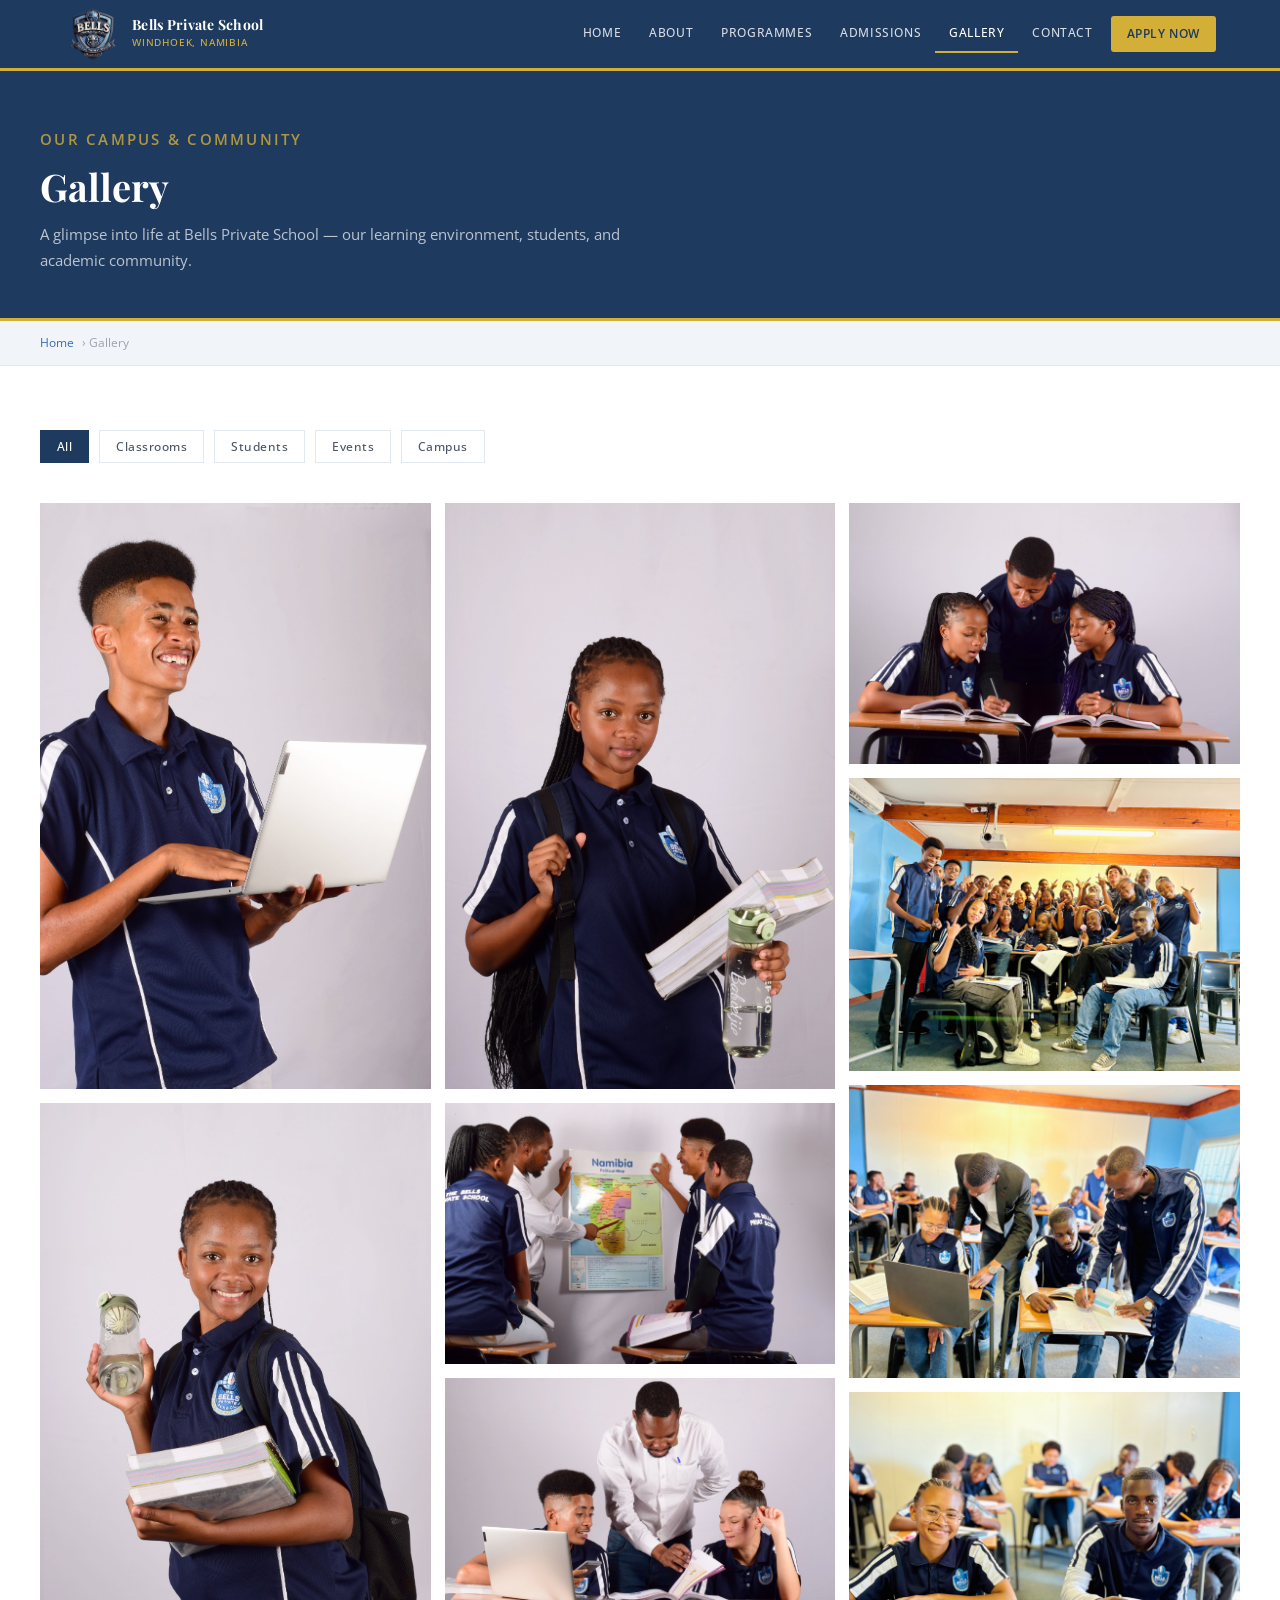
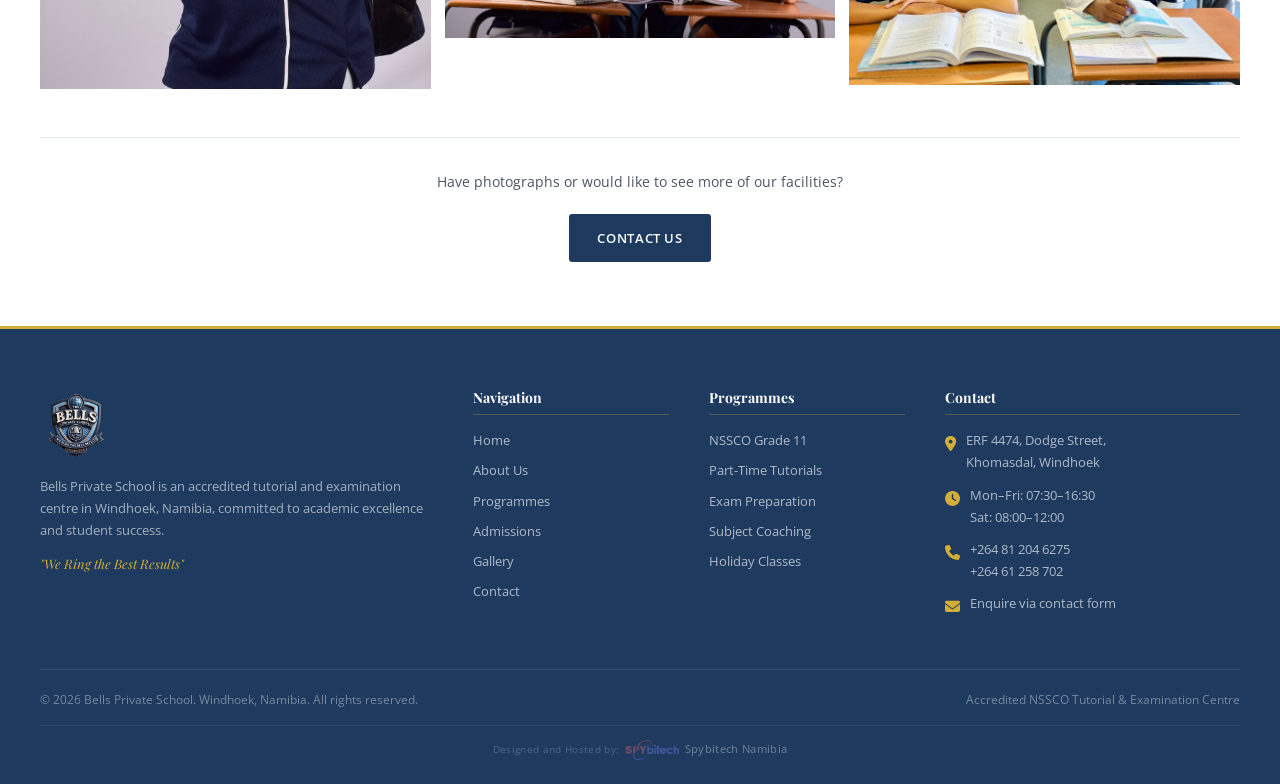
<file: gallery.html>
<!doctype html>
<html lang="en">
  <head>
    <meta charset="UTF-8" />
    <meta name="viewport" content="width=device-width, initial-scale=1.0" />
    <title>Gallery – Bells Private School</title>
    <meta
      name="description"
      content="Gallery – Bells Private School, Khomasdal, Windhoek. View our campus, classrooms, and student life."
    />
    <link
      href="https://fonts.googleapis.com/css2?family=Playfair+Display:ital,wght@0,400;0,600;0,700;0,900;1,400;1,600&family=Open+Sans:wght@300;400;500;600&display=swap"
      rel="stylesheet"
    />
    <link
      rel="stylesheet"
      href="https://cdnjs.cloudflare.com/ajax/libs/font-awesome/6.5.0/css/all.min.css"
    />
    <link rel="icon" type="image/png" href="assets/logo/logo.png" />
    <link rel="stylesheet" href="main.css" />
  </head>
  <body>
    <nav id="main-nav">
      <div class="nav-inner">
        <a class="nav-brand" href="index.html">
          <img src="assets/logo/logo3d.png" alt="Bells Private School Logo" />
          <div class="nav-brand-text">
            <span class="nav-brand-name">Bells Private School</span>
            <span class="nav-brand-sub">Windhoek, Namibia</span>
          </div>
        </a>
        <ul class="nav-links" id="nav-links">
          <li><a href="index.html" data-page="index.html">Home</a></li>
          <li><a href="about.html" data-page="about.html">About</a></li>
          <li>
            <a href="programmes.html" data-page="programmes.html">Programmes</a>
          </li>
          <li>
            <a href="admissions.html" data-page="admissions.html">Admissions</a>
          </li>
          <li>
            <a href="gallery.html" data-page="gallery.html" class="active"
              >Gallery</a
            >
          </li>
          <li><a href="contact.html" data-page="contact.html">Contact</a></li>
          <li><a href="admissions.html" class="nav-cta">Apply Now</a></li>
        </ul>
        <button
          class="nav-hamburger"
          id="nav-hamburger"
          aria-label="Open menu"
          aria-expanded="false"
          aria-controls="nav-links"
        >
          <span></span>
          <span></span>
          <span></span>
        </button>
      </div>
    </nav>
    <div class="nav-overlay" id="nav-overlay" aria-hidden="true"></div>
    <div class="page-header">
      <div class="page-header-inner">
        <p class="section-label">Our Campus &amp; Community</p>
        <h1>Gallery</h1>
        <p>
          A glimpse into life at Bells Private School — our learning
          environment, students, and academic community.
        </p>
      </div>
    </div>
    <div class="breadcrumb">
      <div class="breadcrumb-inner">
        <a href="index.html">Home</a> &rsaquo; Gallery
      </div>
    </div>
    <section class="gallery-section">
      <div class="gallery-inner">
        <div class="gallery-categories">
          <button class="cat-btn active">All</button>
          <button class="cat-btn">Classrooms</button>
          <button class="cat-btn">Students</button>
          <button class="cat-btn">Events</button>
          <button class="cat-btn">Campus</button>
        </div>
        <div class="gallery-masonry">
          <div class="gallery-item">
            <img src="assets/images/img3.jpeg" alt="" />
          </div>
          <div class="gallery-item">
            <img src="assets/images/img4.jpeg" alt="" />
          </div>
          <div class="gallery-item">
            <img src="assets/images/img5.jpeg" alt="" />
          </div>
          <div class="gallery-item">
            <img src="assets/images/img6.jpeg" alt="" />
          </div>
          <div class="gallery-item">
            <img src="assets/images/img7.jpeg" alt="" />
          </div>
          <div class="gallery-item">
            <img src="assets/images/img8.jpeg" alt="" />
          </div>
          <div class="gallery-item">
            <img src="assets/images/img9.jpeg" alt="" />
          </div>
          <div class="gallery-item">
            <img src="assets/images/img10.jpeg" alt="" />
          </div>
          <div class="gallery-item">
            <img src="assets/images/img11.jpeg" alt="" />
          </div>
        </div>
        <div
          style="
            text-align: center;
            margin-top: 48px;
            padding-top: 32px;
            border-top: 1px solid var(--border);
          "
        >
          <p
            style="color: var(--mid-grey); font-size: 14px; margin-bottom: 20px"
          >
            Have photographs or would like to see more of our facilities?
          </p>
          <a href="contact.html" class="btn-primary">Contact Us</a>
        </div>
      </div>
    </section>
    <footer>
      <div class="footer-inner">
        <div class="footer-grid">
          <div class="footer-brand">
            <img src="assets/logo/logo3d.png" alt="Bells Private School" />
            <p>
              Bells Private School is an accredited tutorial and examination
              centre in Windhoek, Namibia, committed to academic excellence and
              student success.
            </p>
            <span class="footer-tagline">"We Ring the Best Results"</span>
          </div>
          <div class="footer-col">
            <h4>Navigation</h4>
            <ul>
              <li><a href="index.html">Home</a></li>
              <li><a href="about.html">About Us</a></li>
              <li><a href="programmes.html">Programmes</a></li>
              <li><a href="admissions.html">Admissions</a></li>
              <li><a href="gallery.html">Gallery</a></li>
              <li><a href="contact.html">Contact</a></li>
            </ul>
          </div>
          <div class="footer-col">
            <h4>Programmes</h4>
            <ul>
              <li><a href="programmes.html">NSSCO Grade 11</a></li>
              <li><a href="programmes.html">Part-Time Tutorials</a></li>
              <li><a href="programmes.html">Exam Preparation</a></li>
              <li><a href="programmes.html">Subject Coaching</a></li>
              <li><a href="programmes.html">Holiday Classes</a></li>
            </ul>
          </div>
          <div class="footer-col">
            <h4>Contact</h4>
            <div class="footer-contact-item">
              <span><i class="fas fa-map-marker-alt"></i></span>
              <span>ERF 4474, Dodge Street,<br />Khomasdal, Windhoek</span>
            </div>

            <div class="footer-contact-item">
              <span><i class="fas fa-clock"></i></span>
              <span>Mon–Fri: 07:30–16:30<br />Sat: 08:00–12:00</span>
            </div>

            <div class="footer-contact-item">
              <span><i class="fas fa-phone"></i></span>
              <span>+264 81 204 6275<br />+264 61 258 702</span>
            </div>

            <div class="footer-contact-item">
              <span><i class="fas fa-envelope"></i></span>
              <span>Enquire via contact form</span>
            </div>
          </div>
        </div>
        <div class="footer-bottom">
          <span
            >&copy; 2026 Bells Private School. Windhoek, Namibia. All rights
            reserved.</span
          >
          <span>Accredited NSSCO Tutorial &amp; Examination Centre</span>
        </div>
        <div class="spybitech-badge">
          <span>Designed and Hosted by:</span>
          <img
            src="assets/logo/spybitechlogo.webp"
            alt="Spybitech Namibia Logo"
            loading="lazy"
          />
          <strong>Spybitech Namibia</strong>
        </div>
      </div>
    </footer>
    <script src="main.js"></script>
  </body>
</html>
</file>
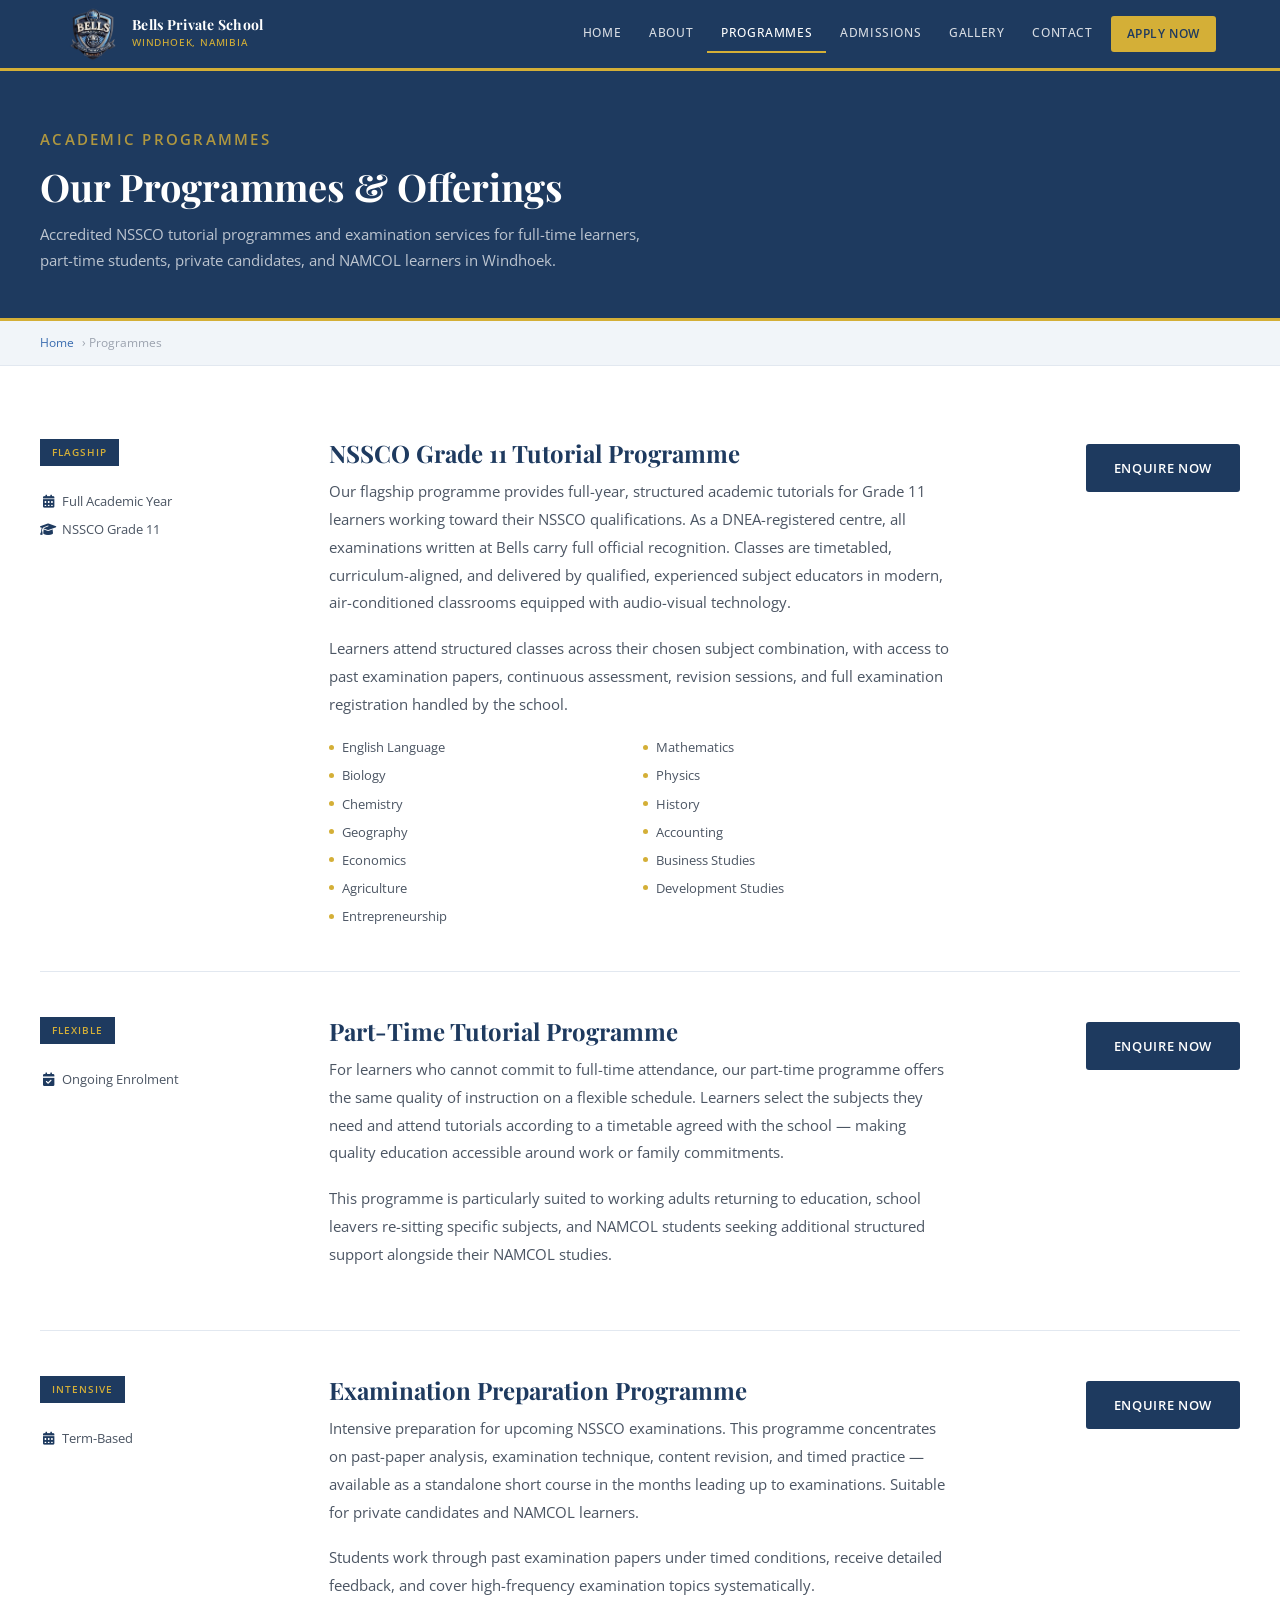
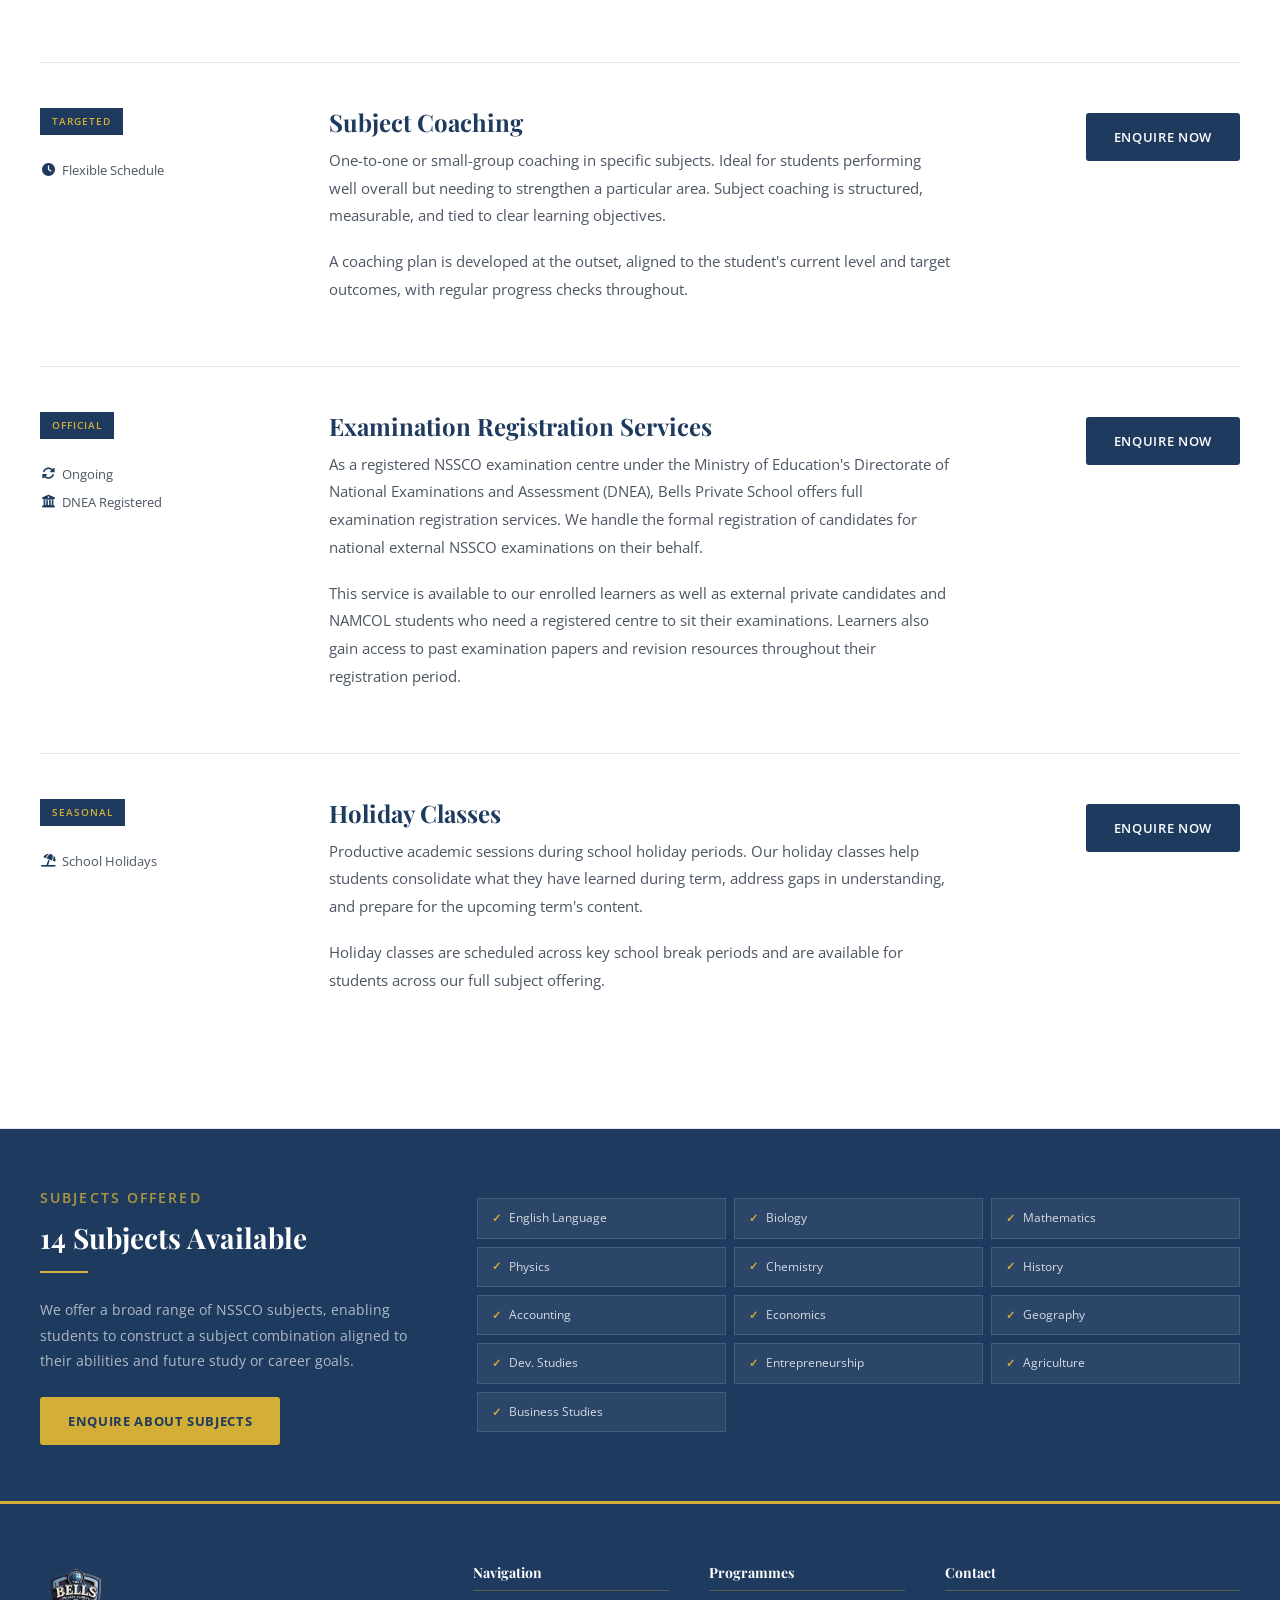
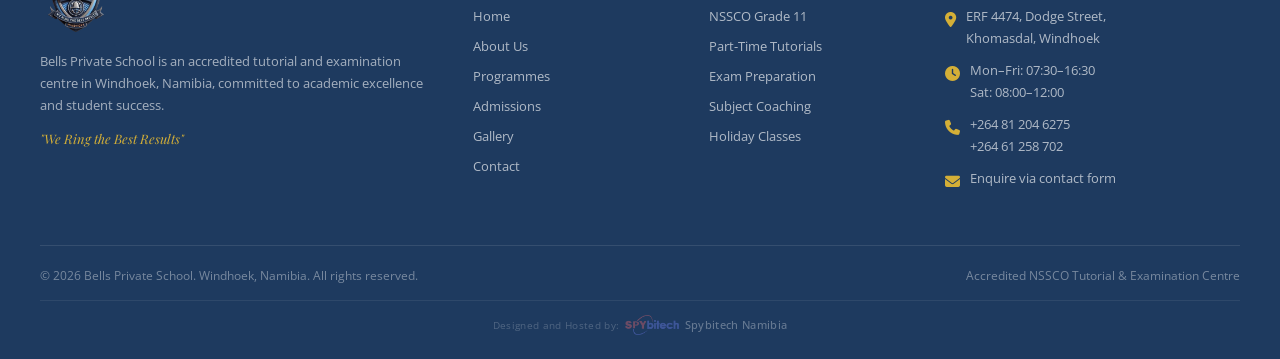
<file: programmes.html>
<!doctype html>
<html lang="en">
  <head>
    <meta charset="UTF-8" />
    <meta name="viewport" content="width=device-width, initial-scale=1.0" />
    <title>Programmes – Bells Private School</title>
    <meta
      name="description"
      content="Programmes at Bells Private School – NSSCO Grade 11 tutorials, exam preparation, subject coaching, holiday classes, and examination registration for private and NAMCOL candidates."
    />
    <link
      href="https://fonts.googleapis.com/css2?family=Playfair+Display:ital,wght@0,400;0,600;0,700;0,900;1,400;1,600&family=Open+Sans:wght@300;400;500;600&display=swap"
      rel="stylesheet"
    />
    <link
      rel="stylesheet"
      href="https://cdnjs.cloudflare.com/ajax/libs/font-awesome/6.5.0/css/all.min.css"
    />
    <link rel="icon" type="image/png" href="assets/logo/logo.png" />
    <link rel="stylesheet" href="main.css" />
  </head>
  <body>
    <nav id="main-nav">
      <div class="nav-inner">
        <a class="nav-brand" href="index.html">
          <img src="assets/logo/logo3d.png" alt="Bells Private School Logo" />
          <div class="nav-brand-text">
            <span class="nav-brand-name">Bells Private School</span>
            <span class="nav-brand-sub">Windhoek, Namibia</span>
          </div>
        </a>
        <ul class="nav-links" id="nav-links">
          <li><a href="index.html" data-page="index.html">Home</a></li>
          <li><a href="about.html" data-page="about.html">About</a></li>
          <li>
            <a href="programmes.html" data-page="programmes.html" class="active"
              >Programmes</a
            >
          </li>
          <li>
            <a href="admissions.html" data-page="admissions.html">Admissions</a>
          </li>
          <li>
            <a href="gallery.html" data-page="gallery.html">Gallery</a>
          </li>
          <li>
            <a href="contact.html" data-page="contact.html">Contact</a>
          </li>
          <li><a href="admissions.html" class="nav-cta">Apply Now</a></li>
        </ul>
        <button
          class="nav-hamburger"
          id="nav-hamburger"
          aria-label="Open menu"
          aria-expanded="false"
          aria-controls="nav-links"
        >
          <span></span>
          <span></span>
          <span></span>
        </button>
      </div>
    </nav>
    <div class="nav-overlay" id="nav-overlay" aria-hidden="true"></div>
    <div class="page-header">
      <div class="page-header-inner">
        <p class="section-label">Academic Programmes</p>
        <h1>Our Programmes &amp; Offerings</h1>
        <p>
          Accredited NSSCO tutorial programmes and examination services for
          full-time learners, part-time students, private candidates, and NAMCOL
          learners in Windhoek.
        </p>
      </div>
    </div>
    <div class="breadcrumb">
      <div class="breadcrumb-inner">
        <a href="index.html">Home</a> &rsaquo; Programmes
      </div>
    </div>
    <section class="programmes-section">
      <div class="programmes-inner">
        <div class="programme-block">
          <div class="programme-meta">
            <span class="programme-tag">Flagship</span>
            <div class="programme-duration">
              <i class="fas fa-calendar-days"></i> Full Academic Year
            </div>

            <div class="programme-duration" style="margin-top: 6px">
              <i class="fas fa-graduation-cap"></i> NSSCO Grade 11
            </div>
          </div>
          <div class="programme-content">
            <h3>NSSCO Grade 11 Tutorial Programme</h3>
            <p>
              Our flagship programme provides full-year, structured academic
              tutorials for Grade 11 learners working toward their NSSCO
              qualifications. As a DNEA-registered centre, all examinations
              written at Bells carry full official recognition. Classes are
              timetabled, curriculum-aligned, and delivered by qualified,
              experienced subject educators in modern, air-conditioned
              classrooms equipped with audio-visual technology.
            </p>
            <p>
              Learners attend structured classes across their chosen subject
              combination, with access to past examination papers, continuous
              assessment, revision sessions, and full examination registration
              handled by the school.
            </p>
            <div class="programme-subjects-list">
              <span class="prog-subject">English Language</span>
              <span class="prog-subject">Mathematics</span>
              <span class="prog-subject">Biology</span>
              <span class="prog-subject">Physics</span>
              <span class="prog-subject">Chemistry</span>
              <span class="prog-subject">History</span>
              <span class="prog-subject">Geography</span>
              <span class="prog-subject">Accounting</span>
              <span class="prog-subject">Economics</span>
              <span class="prog-subject">Business Studies</span>
              <span class="prog-subject">Agriculture</span>
              <span class="prog-subject">Development Studies</span>
              <span class="prog-subject">Entrepreneurship</span>
            </div>
          </div>
          <div class="programme-action">
            <a href="contact.html" class="btn-primary">Enquire Now</a>
          </div>
        </div>

        <div class="programme-block">
          <div class="programme-meta">
            <span class="programme-tag">Flexible</span>
            <div class="programme-duration">
              <i class="fas fa-calendar-check"></i> Ongoing Enrolment
            </div>
          </div>
          <div class="programme-content">
            <h3>Part-Time Tutorial Programme</h3>
            <p>
              For learners who cannot commit to full-time attendance, our
              part-time programme offers the same quality of instruction on a
              flexible schedule. Learners select the subjects they need and
              attend tutorials according to a timetable agreed with the school —
              making quality education accessible around work or family
              commitments.
            </p>
            <p>
              This programme is particularly suited to working adults returning
              to education, school leavers re-sitting specific subjects, and
              NAMCOL students seeking additional structured support alongside
              their NAMCOL studies.
            </p>
          </div>
          <div class="programme-action">
            <a href="contact.html" class="btn-primary">Enquire Now</a>
          </div>
        </div>

        <div class="programme-block">
          <div class="programme-meta">
            <span class="programme-tag">Intensive</span>
            <div class="programme-duration">
              <i class="fas fa-calendar-alt"></i> Term-Based
            </div>
          </div>
          <div class="programme-content">
            <h3>Examination Preparation Programme</h3>
            <p>
              Intensive preparation for upcoming NSSCO examinations. This
              programme concentrates on past-paper analysis, examination
              technique, content revision, and timed practice — available as a
              standalone short course in the months leading up to examinations.
              Suitable for private candidates and NAMCOL learners.
            </p>
            <p>
              Students work through past examination papers under timed
              conditions, receive detailed feedback, and cover high-frequency
              examination topics systematically.
            </p>
          </div>
          <div class="programme-action">
            <a href="contact.html" class="btn-primary">Enquire Now</a>
          </div>
        </div>

        <div class="programme-block">
          <div class="programme-meta">
            <span class="programme-tag">Targeted</span>
            <div class="programme-duration">
              <i class="fas fa-clock"></i> Flexible Schedule
            </div>
          </div>
          <div class="programme-content">
            <h3>Subject Coaching</h3>
            <p>
              One-to-one or small-group coaching in specific subjects. Ideal for
              students performing well overall but needing to strengthen a
              particular area. Subject coaching is structured, measurable, and
              tied to clear learning objectives.
            </p>
            <p>
              A coaching plan is developed at the outset, aligned to the
              student's current level and target outcomes, with regular progress
              checks throughout.
            </p>
          </div>
          <div class="programme-action">
            <a href="contact.html" class="btn-primary">Enquire Now</a>
          </div>
        </div>

        <div class="programme-block">
          <div class="programme-meta">
            <span class="programme-tag">Official</span>
            <div class="programme-duration">
              <i class="fas fa-sync-alt"></i> Ongoing
            </div>
            <div class="programme-duration" style="margin-top: 6px">
              <i class="fas fa-university"></i> DNEA Registered
            </div>
          </div>
          <div class="programme-content">
            <h3>Examination Registration Services</h3>
            <p>
              As a registered NSSCO examination centre under the Ministry of
              Education's Directorate of National Examinations and Assessment
              (DNEA), Bells Private School offers full examination registration
              services. We handle the formal registration of candidates for
              national external NSSCO examinations on their behalf.
            </p>
            <p>
              This service is available to our enrolled learners as well as
              external private candidates and NAMCOL students who need a
              registered centre to sit their examinations. Learners also gain
              access to past examination papers and revision resources
              throughout their registration period.
            </p>
          </div>
          <div class="programme-action">
            <a href="contact.html" class="btn-primary">Enquire Now</a>
          </div>
        </div>

        <div class="programme-block" style="border-bottom: none">
          <div class="programme-meta">
            <span class="programme-tag">Seasonal</span>
            <div class="programme-duration">
              <i class="fas fa-umbrella-beach"></i> School Holidays
            </div>
          </div>
          <div class="programme-content">
            <h3>Holiday Classes</h3>
            <p>
              Productive academic sessions during school holiday periods. Our
              holiday classes help students consolidate what they have learned
              during term, address gaps in understanding, and prepare for the
              upcoming term's content.
            </p>
            <p>
              Holiday classes are scheduled across key school break periods and
              are available for students across our full subject offering.
            </p>
          </div>
          <div class="programme-action">
            <a href="contact.html" class="btn-primary">Enquire Now</a>
          </div>
        </div>
      </div>
    </section>

    <section class="subjects-banner">
      <div class="subjects-banner-inner">
        <div>
          <p class="section-label" style="color: rgba(212, 175, 55, 0.8)">
            Subjects Offered
          </p>
          <h2>14 Subjects Available</h2>
          <div class="divider"></div>
          <p>
            We offer a broad range of NSSCO subjects, enabling students to
            construct a subject combination aligned to their abilities and
            future study or career goals.
          </p>
          <a href="contact.html" class="btn-gold" style="margin-top: 24px"
            >Enquire About Subjects</a
          >
        </div>
        <div class="subjects-grid-display">
          <div class="subj-chip">English Language</div>
          <div class="subj-chip">Biology</div>
          <div class="subj-chip">Mathematics</div>
          <div class="subj-chip">Physics</div>
          <div class="subj-chip">Chemistry</div>
          <div class="subj-chip">History</div>
          <div class="subj-chip">Accounting</div>
          <div class="subj-chip">Economics</div>
          <div class="subj-chip">Geography</div>
          <div class="subj-chip">Dev. Studies</div>
          <div class="subj-chip">Entrepreneurship</div>
          <div class="subj-chip">Agriculture</div>
          <div class="subj-chip">Business Studies</div>
        </div>
      </div>
    </section>
    <footer>
      <div class="footer-inner">
        <div class="footer-grid">
          <div class="footer-brand">
            <img src="assets/logo/logo3d.png" alt="Bells Private School" />
            <p>
              Bells Private School is an accredited tutorial and examination
              centre in Windhoek, Namibia, committed to academic excellence and
              student success.
            </p>
            <span class="footer-tagline">"We Ring the Best Results"</span>
          </div>
          <div class="footer-col">
            <h4>Navigation</h4>
            <ul>
              <li><a href="index.html">Home</a></li>
              <li><a href="about.html">About Us</a></li>
              <li><a href="programmes.html">Programmes</a></li>
              <li><a href="admissions.html">Admissions</a></li>
              <li><a href="gallery.html">Gallery</a></li>
              <li><a href="contact.html">Contact</a></li>
            </ul>
          </div>
          <div class="footer-col">
            <h4>Programmes</h4>
            <ul>
              <li><a href="programmes.html">NSSCO Grade 11</a></li>
              <li><a href="programmes.html">Part-Time Tutorials</a></li>
              <li><a href="programmes.html">Exam Preparation</a></li>
              <li><a href="programmes.html">Subject Coaching</a></li>
              <li><a href="programmes.html">Holiday Classes</a></li>
            </ul>
          </div>
          <div class="footer-col">
            <h4>Contact</h4>
            <div class="footer-contact-item">
              <span><i class="fas fa-map-marker-alt"></i></span>
              <span>ERF 4474, Dodge Street,<br />Khomasdal, Windhoek</span>
            </div>

            <div class="footer-contact-item">
              <span><i class="fas fa-clock"></i></span>
              <span>Mon–Fri: 07:30–16:30<br />Sat: 08:00–12:00</span>
            </div>

            <div class="footer-contact-item">
              <span><i class="fas fa-phone"></i></span>
              <span>+264 81 204 6275<br />+264 61 258 702</span>
            </div>

            <div class="footer-contact-item">
              <span><i class="fas fa-envelope"></i></span>
              <span>Enquire via contact form</span>
            </div>
          </div>
        </div>
        <div class="footer-bottom">
          <span
            >&copy; 2026 Bells Private School. Windhoek, Namibia. All rights
            reserved.</span
          >
          <span>Accredited NSSCO Tutorial &amp; Examination Centre</span>
        </div>
        <div class="spybitech-badge">
          <span>Designed and Hosted by:</span>
          <img
            src="assets/logo/spybitechlogo.webp"
            alt="Spybitech Namibia Logo"
            loading="lazy"
          />
          <strong>Spybitech Namibia</strong>
        </div>
      </div>
    </footer>
    <script src="main.js"></script>
  </body>
</html>
</file>
<file: main.css>
/* =============================================================
   THE BELLS PRIVATE SCHOOL — main.css
   Fully responsive, mobile-first approach
============================================================= */

*,
*::before,
*::after {
  box-sizing: border-box;
  margin: 0;
  padding: 0;
}

:root {
  --navy: #1e3a5f;
  --rich-blue: #2c5282;
  --mid-blue: #3b6db0;
  --accent-blue: #3b82f6;
  --gold: #d4af37;
  --gold-light: #e8c84a;
  --off-white: #f8fafc;
  --white: #ffffff;
  --dark: #1f2937;
  --mid-grey: #4b5563;
  --light-grey: #9ca3af;
  --border: #e2e8f0;
  --section-bg: #f1f5f9;
  --nav-height: 68px;
}

html {
  scroll-behavior: smooth;
  /* Prevent horizontal overflow at root */
  overflow-x: hidden;
}

body {
  font-family: "Open Sans", sans-serif;
  color: var(--dark);
  background: var(--white);
  line-height: 1.7;
  font-size: 15px;
  overflow-x: hidden;
  width: 100%;
}

img {
  max-width: 100%;
  height: auto;
  display: block;
}

h1,
h2,
h3,
h4,
h5 {
  font-family: "Playfair Display", serif;
  line-height: 1.25;
  color: var(--navy);
}

/* =============================================================
   NAVIGATION
============================================================= */
nav {
  background: var(--navy);
  position: sticky;
  top: 0;
  z-index: 1000;
  border-bottom: 3px solid var(--gold);
  width: 100%;
}

.nav-inner {
  max-width: 1200px;
  margin: 0 auto;
  padding: 0 24px;
  display: flex;
  align-items: center;
  justify-content: space-between;
  height: var(--nav-height);
  position: relative;
}

/* Brand / logo */
.nav-brand {
  display: flex;
  align-items: center;
  gap: 10px;
  text-decoration: none;
  flex-shrink: 0;
  /* z-index intentionally NOT set here — see mobile override below */
  position: relative;
  z-index: 1;
}

.nav-brand img {
  height: 58px;
  width: auto;
}

.nav-brand-text {
  display: flex;
  flex-direction: column;
}

.nav-brand-name {
  font-family: "Playfair Display", serif;
  font-size: 14px;
  font-weight: 700;
  color: var(--white);
  letter-spacing: 0.02em;
  line-height: 1.2;
}

.nav-brand-sub {
  font-size: 10px;
  color: var(--gold);
  letter-spacing: 0.08em;
  text-transform: uppercase;
  font-weight: 500;
}

/* Desktop nav links */
.nav-links {
  display: flex;
  align-items: center;
  list-style: none;
  gap: 0;
}

.nav-links a {
  display: block;
  padding: 8px 14px;
  color: rgba(255, 255, 255, 0.82);
  text-decoration: none;
  font-size: 12px;
  font-weight: 500;
  letter-spacing: 0.05em;
  text-transform: uppercase;
  transition: color 0.2s;
  border-bottom: 2px solid transparent;
  white-space: nowrap;
}

.nav-links a:hover,
.nav-links a.active {
  color: var(--white);
  border-bottom-color: var(--gold);
}

.nav-cta {
  background: var(--gold) !important;
  color: var(--navy) !important;
  border-radius: 3px;
  padding: 8px 16px !important;
  font-weight: 600 !important;
  border-bottom: none !important;
  transition: background 0.2s !important;
  margin-left: 4px;
}

.nav-cta:hover {
  background: var(--gold-light) !important;
}

/* Hamburger button — hidden on desktop */
.nav-hamburger {
  display: none;
  flex-direction: column;
  justify-content: center;
  align-items: center;
  gap: 5px;
  width: 44px;
  height: 44px;
  background: none;
  border: none;
  cursor: pointer;
  padding: 6px;
  z-index: 1001;
  flex-shrink: 0;
}

.nav-hamburger span {
  display: block;
  width: 24px;
  height: 2px;
  background: var(--white);
  border-radius: 2px;
  transition:
    transform 0.3s ease,
    opacity 0.3s ease,
    width 0.3s ease;
  transform-origin: center;
}

/* X state */
.nav-hamburger.open span:nth-child(1) {
  transform: translateY(7px) rotate(45deg);
}
.nav-hamburger.open span:nth-child(2) {
  opacity: 0;
  width: 0;
}
.nav-hamburger.open span:nth-child(3) {
  transform: translateY(-7px) rotate(-45deg);
}

/* Mobile overlay drawer */
.nav-overlay {
  display: none;
  position: fixed;
  inset: 0;
  background: rgba(0, 0, 0, 0.45);
  z-index: 998;
  opacity: 0;
  transition: opacity 0.3s;
}

.nav-overlay.visible {
  display: block;
  opacity: 1;
}

/* =============================================================
   FOOTER
============================================================= */
footer {
  background: var(--navy);
  color: rgba(255, 255, 255, 0.7);
  padding: 60px 24px 24px;
  border-top: 3px solid var(--gold);
  width: 100%;
}

.footer-inner {
  max-width: 1200px;
  margin: 0 auto;
}

.footer-grid {
  display: grid;
  grid-template-columns: 2fr 1fr 1fr 1.5fr;
  gap: 40px;
  margin-bottom: 40px;
}

.footer-brand img {
  height: 72px;
  margin-bottom: 14px;
}

.footer-brand p {
  font-size: 13px;
  line-height: 1.7;
  color: rgba(255, 255, 255, 0.6);
  margin-bottom: 12px;
}

.footer-tagline {
  font-family: "Playfair Display", serif;
  font-style: italic;
  color: var(--gold);
  font-size: 13px;
  display: block;
}

.footer-col h4 {
  font-family: "Playfair Display", serif;
  font-size: 14px;
  color: var(--white);
  margin-bottom: 14px;
  padding-bottom: 8px;
  border-bottom: 1px solid rgba(212, 175, 55, 0.3);
}

.footer-col ul {
  list-style: none;
}
.footer-col ul li {
  margin-bottom: 8px;
  font-size: 13px;
}
.footer-col ul li a {
  color: rgba(255, 255, 255, 0.65);
  text-decoration: none;
  transition: color 0.2s;
}
.footer-col ul li a:hover {
  color: var(--gold);
}

.footer-contact-item {
  display: flex;
  align-items: flex-start;
  gap: 10px;
  margin-bottom: 10px;
  font-size: 13px;
  color: rgba(255, 255, 255, 0.65);
}
.footer-contact-item span:first-child {
  color: var(--gold);
  font-size: 15px;
  flex-shrink: 0;
  margin-top: 2px;
}

.footer-bottom {
  border-top: 1px solid rgba(255, 255, 255, 0.1);
  padding-top: 20px;
  display: flex;
  justify-content: space-between;
  align-items: center;
  flex-wrap: wrap;
  gap: 8px;
  font-size: 12px;
  color: rgba(255, 255, 255, 0.4);
}

/* Spybitech badge */
.spybitech-badge {
  display: flex;
  align-items: center;
  justify-content: center;
  flex-wrap: wrap;
  gap: 6px;
  margin-top: 14px;
  padding-top: 14px;
  border-top: 1px solid rgba(255, 255, 255, 0.07);
  font-size: 11px;
  color: rgba(255, 255, 255, 0.28);
  letter-spacing: 0.03em;
}
.spybitech-badge span {
  font-size: 10px;
  color: rgba(255, 255, 255, 0.22);
}
.spybitech-badge img {
  height: 20px;
  width: auto;
  opacity: 0.35;
  filter: brightness(2);
}
.spybitech-badge strong {
  font-weight: 500;
  color: rgba(255, 255, 255, 0.32);
  font-size: 11px;
}

/* =============================================================
   UTILITIES
============================================================= */
.container {
  max-width: 1200px;
  margin: 0 auto;
  padding: 0 24px;
}

.section-label {
  font-size: 11px;
  font-weight: 600;
  letter-spacing: 0.15em;
  text-transform: uppercase;
  color: var(--gold);
  margin-bottom: 10px;
  display: block;
}

.divider {
  width: 48px;
  height: 2px;
  background: var(--gold);
  margin: 16px 0 24px;
}
.divider-center {
  margin: 16px auto 24px;
}

.btn-primary {
  display: inline-block;
  background: var(--navy);
  color: var(--white);
  padding: 13px 28px;
  font-size: 13px;
  font-weight: 600;
  letter-spacing: 0.05em;
  text-transform: uppercase;
  text-decoration: none;
  border-radius: 3px;
  cursor: pointer;
  border: none;
  transition: background 0.2s;
  font-family: "Open Sans", sans-serif;
}
.btn-primary:hover {
  background: var(--rich-blue);
}

.btn-secondary {
  display: inline-block;
  background: transparent;
  color: var(--navy);
  padding: 12px 28px;
  font-size: 13px;
  font-weight: 600;
  letter-spacing: 0.05em;
  text-transform: uppercase;
  text-decoration: none;
  border-radius: 3px;
  border: 2px solid var(--navy);
  cursor: pointer;
  transition: all 0.2s;
  font-family: "Open Sans", sans-serif;
}
.btn-secondary:hover {
  background: var(--navy);
  color: var(--white);
}

.btn-gold {
  display: inline-block;
  background: var(--gold);
  color: var(--navy);
  padding: 13px 28px;
  font-size: 13px;
  font-weight: 700;
  letter-spacing: 0.05em;
  text-transform: uppercase;
  text-decoration: none;
  border-radius: 3px;
  cursor: pointer;
  border: none;
  transition: background 0.2s;
  font-family: "Open Sans", sans-serif;
}
.btn-gold:hover {
  background: var(--gold-light);
}

/* =============================================================
   PAGE HEADER (inner pages)
============================================================= */
.page-header {
  background: var(--navy);
  padding: 56px 24px 48px;
  position: relative;
  overflow: hidden;
}
.page-header::after {
  content: "";
  position: absolute;
  bottom: 0;
  left: 0;
  right: 0;
  height: 3px;
  background: var(--gold);
}
.page-header-inner {
  max-width: 1200px;
  margin: 0 auto;
}
.page-header .section-label {
  color: rgba(212, 175, 55, 0.8);
}
.page-header h1 {
  font-size: 38px;
  color: var(--white);
  font-weight: 700;
  margin-bottom: 12px;
}
.page-header p {
  color: rgba(255, 255, 255, 0.7);
  font-size: 15px;
  max-width: 600px;
}

/* =============================================================
   BREADCRUMB
============================================================= */
.breadcrumb {
  padding: 12px 24px;
  background: var(--section-bg);
  border-bottom: 1px solid var(--border);
}
.breadcrumb-inner {
  max-width: 1200px;
  margin: 0 auto;
  font-size: 12px;
  color: var(--light-grey);
  display: flex;
  align-items: center;
  gap: 8px;
}
.breadcrumb-inner a {
  color: var(--mid-blue);
  text-decoration: none;
}
.breadcrumb-inner a:hover {
  text-decoration: underline;
}

/* =============================================================
   HOME — HERO
============================================================= */
.hero {
  position: relative;
  width: 100%;
  min-height: 100vh;
  overflow: hidden;
  display: flex;
  flex-direction: column;
}

/* ── Slideshow backgrounds ── */
.hero-slideshow {
  position: absolute;
  inset: 0;
  z-index: 0;
}

.hero-slide {
  position: absolute;
  inset: 0;
  background-size: cover;
  background-position: center;
  background-repeat: no-repeat;
  opacity: 0;
  transition: opacity 1.2s ease-in-out;
  will-change: opacity;
}

.hero-slide.active {
  opacity: 1;
}

/* ── Dark overlay for text legibility ── */
.hero-overlay {
  position: absolute;
  inset: 0;
  z-index: 1;
  /* Gradient: darker on left where text lives, lighter on right */
  background: linear-gradient(
    105deg,
    rgba(15, 28, 48, 0.82) 0%,
    rgba(20, 40, 65, 0.7) 40%,
    rgba(20, 40, 65, 0.5) 70%,
    rgba(15, 28, 48, 0.55) 100%
  );
}

/* ── Content layer (sits above slides + overlay) ── */
.hero-content {
  position: relative;
  z-index: 2;
  flex: 1;
  display: flex;
  flex-direction: column;
  min-height: 100vh;
}

.hero-content-inner {
  flex: 1;
  display: flex;
  align-items: center;
  max-width: 1200px;
  width: 100%;
  margin: 0 auto;
  padding: 120px 48px 80px;
}

/* ── Text block ── */
.hero-text {
  max-width: 640px;
}

.hero-eyebrow {
  display: inline-flex;
  align-items: center;
  gap: 10px;
  font-size: 11px;
  letter-spacing: 0.18em;
  text-transform: uppercase;
  color: var(--gold);
  font-weight: 600;
  margin-bottom: 22px;
}
.hero-eyebrow::before {
  content: "";
  display: block;
  width: 28px;
  height: 1px;
  background: var(--gold);
  flex-shrink: 0;
}

.hero h1 {
  font-size: 58px;
  color: var(--white);
  font-weight: 900;
  line-height: 1.08;
  margin-bottom: 18px;
  letter-spacing: -0.01em;
  text-shadow: 0 2px 20px rgba(0, 0, 0, 0.4);
}

.hero-subtitle {
  font-family: "Playfair Display", serif;
  font-style: italic;
  font-size: 20px;
  color: var(--gold);
  margin-bottom: 20px;
  line-height: 1.5;
}

.hero-desc {
  font-size: 15px;
  color: rgba(255, 255, 255, 0.82);
  margin-bottom: 36px;
  max-width: 560px;
  line-height: 1.85;
}

.hero-actions {
  display: flex;
  gap: 14px;
  align-items: center;
  flex-wrap: wrap;
}

/* ── Slide arrows ── */
.slide-arrow {
  position: absolute;
  top: 50%;
  transform: translateY(-50%);
  z-index: 10;
  width: 48px;
  height: 48px;
  border-radius: 50%;
  border: 2px solid rgba(255, 255, 255, 0.45);
  background: rgba(15, 28, 48, 0.45);
  color: #fff;
  display: flex;
  align-items: center;
  justify-content: center;
  cursor: pointer;
  transition:
    background 0.2s,
    border-color 0.2s,
    transform 0.2s;
  backdrop-filter: blur(6px);
  -webkit-backdrop-filter: blur(6px);
  /* keep above stat strip */
  margin-bottom: 88px;
}
.slide-arrow:hover {
  background: rgba(212, 175, 55, 0.85);
  border-color: var(--gold);
  transform: translateY(-50%) scale(1.1);
}
.slide-prev {
  left: 24px;
}
.slide-next {
  right: 24px;
}

/* ── Dot indicators ── */
.slide-dots {
  position: absolute;
  bottom: 92px; /* above stat strip */
  left: 50%;
  transform: translateX(-50%);
  display: flex;
  gap: 10px;
  z-index: 10;
}
.slide-dot {
  width: 10px;
  height: 10px;
  border-radius: 50%;
  border: 2px solid rgba(255, 255, 255, 0.55);
  background: transparent;
  cursor: pointer;
  padding: 0;
  transition:
    background 0.25s,
    border-color 0.25s,
    transform 0.25s;
}
.slide-dot.active {
  background: var(--gold);
  border-color: var(--gold);
  transform: scale(1.3);
}
.slide-dot:hover:not(.active) {
  background: rgba(255, 255, 255, 0.45);
  border-color: rgba(255, 255, 255, 0.9);
}

/* ── Stats strip ── */
.hero-stat-strip {
  width: 100%;
  background: rgba(212, 175, 55, 0.12);
  border-top: 1px solid rgba(212, 175, 55, 0.35);
  padding: 20px 48px;
  display: flex;
  gap: 48px;
  justify-content: center;
  backdrop-filter: blur(8px);
  -webkit-backdrop-filter: blur(8px);
  z-index: 3;
  position: relative;
}

.hero-stat {
  text-align: center;
}
.hero-stat-num {
  font-family: "Playfair Display", serif;
  font-size: 30px;
  font-weight: 700;
  color: var(--gold);
  display: block;
  line-height: 1;
}
.hero-stat-label {
  font-size: 10px;
  letter-spacing: 0.12em;
  text-transform: uppercase;
  color: rgba(255, 255, 255, 0.65);
  margin-top: 4px;
  display: block;
}

/* Accreditation bar */
.accred-bar {
  background: var(--gold);
  padding: 12px 24px;
}
.accred-bar-inner {
  max-width: 1200px;
  margin: 0 auto;
  display: flex;
  align-items: center;
  justify-content: center;
  gap: 24px;
  flex-wrap: wrap;
}
.accred-item {
  display: flex;
  align-items: center;
  gap: 7px;
  font-size: 11px;
  font-weight: 600;
  color: var(--navy);
  letter-spacing: 0.04em;
  text-transform: uppercase;
}
.accred-dot {
  width: 4px;
  height: 4px;
  border-radius: 50%;
  background: var(--navy);
  opacity: 0.4;
  flex-shrink: 0;
}
/* About Preview */
.about-preview {
  padding: 88px 24px;
  background: var(--white);
}
.about-preview-inner {
  max-width: 1200px;
  margin: 0 auto;
  display: grid;
  grid-template-columns: 5fr 4fr;
  gap: 72px;
  align-items: start;
}
.about-preview h2 {
  font-size: 36px;
  margin-bottom: 8px;
}
.about-preview p {
  color: var(--mid-grey);
  font-size: 15px;
  line-height: 1.85;
  margin-bottom: 18px;
}
.about-preview-stats {
  border-left: 3px solid var(--gold);
  padding-left: 24px;
  margin-top: 36px;
}
.about-stat-row {
  display: grid;
  grid-template-columns: 1fr 1fr;
  gap: 20px;
}
.about-stat-item {
  margin-bottom: 16px;
}
.about-stat-val {
  font-family: "Playfair Display", serif;
  font-size: 34px;
  font-weight: 700;
  color: var(--navy);
  display: block;
  line-height: 1;
}
.about-stat-desc {
  font-size: 12px;
  color: var(--mid-grey);
  margin-top: 4px;
}
.about-right {
  padding-top: 16px;
}
.about-right-block {
  background: var(--section-bg);
  border-left: 4px solid var(--gold);
  padding: 22px 24px;
  margin-bottom: 16px;
}
.about-right-block h4 {
  font-size: 15px;
  margin-bottom: 8px;
}
.about-right-block p {
  font-size: 13px;
  color: var(--mid-grey);
}

/* Services */
.services {
  padding: 88px 24px;
  background: var(--section-bg);
  border-top: 1px solid var(--border);
  border-bottom: 1px solid var(--border);
}
.services-inner {
  max-width: 1200px;
  margin: 0 auto;
}
.services-header {
  margin-bottom: 48px;
}
.services-header h2 {
  font-size: 34px;
}
.services-layout {
  display: grid;
  grid-template-columns: 2fr 1.2fr;
  gap: 28px;
}
.service-featured {
  background: var(--navy);
  padding: 44px 40px;
  position: relative;
  overflow: hidden;
}
.service-featured::before {
  content: "";
  position: absolute;
  top: 0;
  left: 0;
  right: 0;
  height: 4px;
  background: var(--gold);
}
.service-badge {
  display: inline-block;
  background: var(--gold);
  color: var(--navy);
  font-size: 10px;
  font-weight: 700;
  letter-spacing: 0.1em;
  text-transform: uppercase;
  padding: 4px 12px;
  margin-bottom: 18px;
}
.service-featured h3 {
  font-size: 26px;
  color: var(--white);
  margin-bottom: 14px;
}
.service-featured p {
  color: rgba(255, 255, 255, 0.72);
  font-size: 14px;
  margin-bottom: 28px;
  line-height: 1.8;
}
.service-subjects {
  list-style: none;
  margin-bottom: 32px;
}
.service-subjects li {
  display: flex;
  align-items: center;
  gap: 10px;
  font-size: 13px;
  color: rgba(255, 255, 255, 0.8);
  padding: 5px 0;
  border-bottom: 1px solid rgba(255, 255, 255, 0.07);
}
.service-subjects li::before {
  content: "";
  width: 6px;
  height: 6px;
  border-radius: 50%;
  background: var(--gold);
  flex-shrink: 0;
}
.service-list {
  display: flex;
  flex-direction: column;
  gap: 14px;
}
.service-item {
  background: var(--white);
  padding: 20px 22px;
  border: 1px solid var(--border);
  border-left: 3px solid var(--rich-blue);
  transition:
    border-color 0.2s,
    box-shadow 0.2s;
}
.service-item:hover {
  border-left-color: var(--gold);
  box-shadow: 0 2px 12px rgba(0, 0, 0, 0.06);
}
.service-item-icon {
  font-size: 20px;
  margin-bottom: 7px;
  display: block;
}
.service-item h4 {
  font-size: 14px;
  margin-bottom: 5px;
}
.service-item p {
  font-size: 13px;
  color: var(--mid-grey);
  line-height: 1.6;
}

/* Why Choose Us */
.why-choose {
  padding: 88px 24px;
  background: var(--white);
}
.why-choose-inner {
  max-width: 1200px;
  margin: 0 auto;
}
.why-header {
  display: grid;
  grid-template-columns: 1fr 1fr;
  gap: 72px;
  margin-bottom: 56px;
  align-items: end;
}
.why-header h2 {
  font-size: 36px;
}
.why-header p {
  color: var(--mid-grey);
  font-size: 15px;
  line-height: 1.8;
}
.why-grid {
  display: grid;
  grid-template-columns: repeat(3, 1fr);
  gap: 0;
  border: 1px solid var(--border);
}
.why-item {
  padding: 32px 28px;
  border-right: 1px solid var(--border);
  border-bottom: 1px solid var(--border);
  position: relative;
}
.why-item:nth-child(3n) {
  border-right: none;
}
.why-item:nth-last-child(-n + 3) {
  border-bottom: none;
}
.why-item-num {
  font-family: "Playfair Display", serif;
  font-size: 44px;
  font-weight: 700;
  color: var(--border);
  line-height: 1;
  position: absolute;
  top: 16px;
  right: 20px;
}
.why-icon {
  width: 42px;
  height: 42px;
  background: var(--navy);
  border-radius: 2px;
  display: flex;
  align-items: center;
  justify-content: center;
  margin-bottom: 18px;
  flex-shrink: 0;
}
.why-item h4 {
  font-size: 15px;
  margin-bottom: 8px;
}
.why-item p {
  font-size: 13px;
  color: var(--mid-grey);
  line-height: 1.7;
}

/* Values strip */
.values-strip {
  background: var(--navy);
  padding: 56px 24px;
}
.values-inner {
  max-width: 1200px;
  margin: 0 auto;
}
.values-inner .section-label {
  color: rgba(212, 175, 55, 0.8);
  text-align: center;
}
.values-inner h2 {
  color: var(--white);
  text-align: center;
  font-size: 30px;
  margin-bottom: 44px;
}
.values-grid {
  display: grid;
  grid-template-columns: repeat(5, 1fr);
  gap: 1px;
  background: rgba(255, 255, 255, 0.1);
}
.value-cell {
  background: var(--navy);
  padding: 28px 20px;
  text-align: center;
  transition: background 0.2s;
}
.value-cell:hover {
  background: var(--rich-blue);
}
.value-cell-icon {
  font-size: 26px;
  margin-bottom: 10px;
  display: block;
}
.value-cell h4 {
  font-family: "Playfair Display", serif;
  font-size: 15px;
  color: var(--gold);
  margin-bottom: 7px;
}
.value-cell p {
  font-size: 12px;
  color: rgba(255, 255, 255, 0.55);
  line-height: 1.6;
}

/* CTA Band */
.cta-band {
  background: var(--section-bg);
  border-top: 1px solid var(--border);
  border-bottom: 1px solid var(--border);
  padding: 72px 24px;
  text-align: center;
}
.cta-band h2 {
  font-size: 34px;
  margin-bottom: 12px;
}
.cta-band p {
  color: var(--mid-grey);
  font-size: 16px;
  margin-bottom: 30px;
}
.cta-band-actions {
  display: flex;
  gap: 16px;
  justify-content: center;
  flex-wrap: wrap;
}

/* =============================================================
   ABOUT PAGE
============================================================= */
.about-mission {
  padding: 72px 24px;
  background: var(--white);
}
.about-mission-inner {
  max-width: 1200px;
  margin: 0 auto;
  display: grid;
  grid-template-columns: 1fr 1fr;
  gap: 72px;
  align-items: start;
}
.about-mission h2 {
  font-size: 34px;
  margin-bottom: 8px;
}
.about-mission p {
  color: var(--mid-grey);
  font-size: 15px;
  line-height: 1.85;
  margin-bottom: 18px;
}
.mission-statement {
  font-family: "Playfair Display", serif;
  font-style: italic;
  font-size: 19px;
  color: var(--navy);
  border-left: 4px solid var(--gold);
  padding-left: 22px;
  margin: 28px 0;
  line-height: 1.6;
}
.about-right-col {
  padding-top: 4px;
}
.info-block {
  padding: 24px;
  margin-bottom: 16px;
  background: var(--section-bg);
  border-left: 4px solid var(--gold);
}
.info-block h4 {
  font-size: 15px;
  margin-bottom: 7px;
}
.info-block p {
  font-size: 13px;
  color: var(--mid-grey);
  line-height: 1.7;
}

.about-pillars {
  background: var(--section-bg);
  padding: 64px 24px;
  border-top: 1px solid var(--border);
}
.pillars-inner {
  max-width: 1200px;
  margin: 0 auto;
}
.pillars-grid {
  display: grid;
  grid-template-columns: repeat(4, 1fr);
  gap: 20px;
  margin-top: 44px;
}
.pillar {
  background: var(--white);
  padding: 28px 22px;
  border: 1px solid var(--border);
  border-top: 3px solid var(--navy);
}
.pillar-num {
  font-family: "Playfair Display", serif;
  font-size: 38px;
  font-weight: 700;
  color: var(--border);
  display: block;
  margin-bottom: 10px;
}
.pillar h4 {
  font-size: 16px;
  margin-bottom: 8px;
}
.pillar p {
  font-size: 13px;
  color: var(--mid-grey);
  line-height: 1.7;
}

.about-team {
  padding: 64px 24px;
  background: var(--white);
  border-top: 1px solid var(--border);
}
.team-inner {
  max-width: 1200px;
  margin: 0 auto;
}
.team-content {
  max-width: 720px;
}
.team-content p {
  color: var(--mid-grey);
  font-size: 15px;
  line-height: 1.85;
  margin-bottom: 16px;
}

/* =============================================================
   PROGRAMMES PAGE
============================================================= */
.programmes-section {
  padding: 72px 24px;
  background: var(--white);
}
.programmes-inner {
  max-width: 1200px;
  margin: 0 auto;
}
.programme-block {
  display: grid;
  grid-template-columns: 1fr 2.5fr 1fr;
  gap: 40px;
  padding: 44px 0;
  border-bottom: 1px solid var(--border);
  align-items: start;
}
.programme-block:first-child {
  padding-top: 0;
}
.programme-tag {
  display: inline-block;
  background: var(--navy);
  color: var(--gold);
  font-size: 10px;
  font-weight: 600;
  letter-spacing: 0.1em;
  text-transform: uppercase;
  padding: 5px 12px;
  margin-bottom: 14px;
}
.programme-duration {
  font-size: 13px;
  color: var(--mid-grey);
  display: flex;
  align-items: center;
  gap: 6px;
  margin-top: 10px;
}
.programme-content h3 {
  font-size: 24px;
  margin-bottom: 10px;
}
.programme-content p {
  color: var(--mid-grey);
  font-size: 15px;
  line-height: 1.85;
  margin-bottom: 18px;
}
.programme-subjects-list {
  display: grid;
  grid-template-columns: 1fr 1fr;
  gap: 6px;
  margin-top: 18px;
}
.prog-subject {
  display: flex;
  align-items: center;
  gap: 8px;
  font-size: 13px;
  color: var(--mid-grey);
}
.prog-subject::before {
  content: "";
  width: 5px;
  height: 5px;
  border-radius: 50%;
  background: var(--gold);
  flex-shrink: 0;
}
.programme-action {
  text-align: right;
  padding-top: 6px;
}

.subjects-banner {
  background: var(--navy);
  padding: 56px 24px;
  border-top: 1px solid var(--border);
}
.subjects-banner-inner {
  max-width: 1200px;
  margin: 0 auto;
  display: grid;
  grid-template-columns: 1fr 2fr;
  gap: 56px;
  align-items: center;
}
.subjects-banner h2 {
  font-size: 28px;
  color: var(--white);
  margin-bottom: 10px;
}
.subjects-banner p {
  color: rgba(255, 255, 255, 0.65);
  font-size: 14px;
  line-height: 1.8;
}
.subjects-grid-display {
  display: grid;
  grid-template-columns: repeat(3, 1fr);
  gap: 8px;
}
.subj-chip {
  background: rgba(255, 255, 255, 0.06);
  border: 1px solid rgba(255, 255, 255, 0.12);
  padding: 9px 14px;
  font-size: 12px;
  color: rgba(255, 255, 255, 0.8);
  display: flex;
  align-items: center;
  gap: 8px;
}
.subj-chip::before {
  content: "✓";
  color: var(--gold);
  font-weight: 600;
  font-size: 11px;
}

/* =============================================================
   ADMISSIONS PAGE
============================================================= */
.admissions-section {
  padding: 72px 24px;
  background: var(--white);
}
.admissions-inner {
  max-width: 1200px;
  margin: 0 auto;
}
.admissions-intro {
  max-width: 680px;
  margin-bottom: 56px;
}
.admissions-intro h2 {
  font-size: 34px;
  margin-bottom: 8px;
}
.admissions-intro p {
  color: var(--mid-grey);
  font-size: 15px;
  line-height: 1.85;
  margin-top: 14px;
}
.admissions-steps {
  position: relative;
  margin-bottom: 64px;
}
.steps-connector {
  position: absolute;
  top: 40px;
  left: 40px;
  right: 40px;
  height: 2px;
  background: var(--border);
  z-index: 0;
}
.steps-connector-fill {
  height: 100%;
  background: var(--gold);
  width: 50%;
}
.steps-row {
  display: grid;
  grid-template-columns: repeat(3, 1fr);
  gap: 28px;
  position: relative;
  z-index: 1;
}
.step-block {
  text-align: center;
}
.step-circle {
  width: 78px;
  height: 78px;
  border-radius: 50%;
  background: var(--navy);
  border: 3px solid var(--gold);
  display: flex;
  align-items: center;
  justify-content: center;
  margin: 0 auto 22px;
  font-family: "Playfair Display", serif;
  font-size: 26px;
  font-weight: 700;
  color: var(--gold);
}
.step-block h4 {
  font-size: 17px;
  margin-bottom: 10px;
}
.step-block p {
  font-size: 13px;
  color: var(--mid-grey);
  line-height: 1.7;
  max-width: 240px;
  margin: 0 auto;
}
.admissions-requirements {
  display: grid;
  grid-template-columns: 1fr 1fr;
  gap: 40px;
  padding: 40px;
  background: var(--section-bg);
  border: 1px solid var(--border);
  margin-bottom: 40px;
}
.req-col h3 {
  font-size: 21px;
  margin-bottom: 18px;
}
.req-list {
  list-style: none;
}
.req-list li {
  display: flex;
  align-items: flex-start;
  gap: 12px;
  padding: 10px 0;
  border-bottom: 1px solid var(--border);
  font-size: 14px;
  color: var(--mid-grey);
}
.req-list li:last-child {
  border-bottom: none;
}
.req-check {
  width: 20px;
  height: 20px;
  background: var(--navy);
  border-radius: 50%;
  display: flex;
  align-items: center;
  justify-content: center;
  flex-shrink: 0;
  margin-top: 1px;
}
.req-check::after {
  content: "✓";
  color: var(--gold);
  font-size: 10px;
  font-weight: 700;
}
.fees-block {
  background: var(--navy);
  padding: 40px;
  display: grid;
  grid-template-columns: 1fr 1fr;
  gap: 36px;
  align-items: center;
}
.fees-block h3 {
  font-size: 22px;
  color: var(--white);
  margin-bottom: 10px;
}
.fees-block p {
  color: rgba(255, 255, 255, 0.65);
  font-size: 14px;
  line-height: 1.8;
}
.fees-note {
  background: rgba(212, 175, 55, 0.1);
  border: 1px solid rgba(212, 175, 55, 0.3);
  padding: 20px 22px;
  align-self: start;
}
.fees-note p {
  color: rgba(255, 255, 255, 0.75);
  font-size: 13px;
  line-height: 1.7;
}
.fees-note strong {
  color: var(--gold);
}

/* =============================================================
   GALLERY PAGE
============================================================= */
.gallery-section {
  padding: 64px 24px;
  background: var(--white);
}
.gallery-inner {
  max-width: 1200px;
  margin: 0 auto;
}
.gallery-masonry {
  columns: 3;
  column-gap: 14px;
  margin-top: 40px;
}
.gallery-item {
  break-inside: avoid;
  margin-bottom: 14px;
  overflow: hidden;
  position: relative;
  background: var(--section-bg);
}
.gallery-item-placeholder {
  width: 100%;
  display: flex;
  align-items: center;
  justify-content: center;
  position: relative;
  overflow: hidden;
}
.gallery-item:nth-child(3n + 1) .gallery-item-placeholder {
  height: 260px;
}
.gallery-item:nth-child(3n + 2) .gallery-item-placeholder {
  height: 210px;
}
.gallery-item:nth-child(3n) .gallery-item-placeholder {
  height: 300px;
}
.gallery-item:nth-child(5) .gallery-item-placeholder {
  height: 250px;
}
.gallery-item:nth-child(7) .gallery-item-placeholder {
  height: 190px;
}
.gallery-label {
  position: absolute;
  bottom: 0;
  left: 0;
  right: 0;
  background: linear-gradient(transparent, rgba(0, 0, 0, 0.7));
  color: white;
  padding: 22px 14px 12px;
  font-size: 12px;
  letter-spacing: 0.04em;
}
.gallery-placeholder-icon {
  font-size: 30px;
  opacity: 0.2;
  color: white;
}
.gallery-categories {
  display: flex;
  gap: 10px;
  flex-wrap: wrap;
  margin-bottom: 6px;
}
.cat-btn {
  padding: 7px 16px;
  font-size: 12px;
  font-weight: 500;
  letter-spacing: 0.04em;
  cursor: pointer;
  border: 1px solid var(--border);
  background: var(--white);
  color: var(--mid-grey);
  transition: all 0.2s;
  font-family: "Open Sans", sans-serif;
}
.cat-btn.active,
.cat-btn:hover {
  background: var(--navy);
  color: var(--white);
  border-color: var(--navy);
}

/* =============================================================
   CONTACT PAGE
============================================================= */
.contact-section {
  padding: 72px 24px;
  background: var(--white);
}
.contact-inner {
  max-width: 1200px;
  margin: 0 auto;
  display: grid;
  grid-template-columns: 1fr 1.6fr;
  gap: 56px;
}
.contact-info h2 {
  font-size: 34px;
  margin-bottom: 8px;
}
.contact-info > p {
  color: var(--mid-grey);
  font-size: 15px;
  line-height: 1.8;
  margin: 14px 0 32px;
}
.contact-detail {
  display: flex;
  align-items: flex-start;
  gap: 14px;
  margin-bottom: 24px;
  padding-bottom: 24px;
  border-bottom: 1px solid var(--border);
}
.contact-detail:last-of-type {
  border-bottom: none;
}
.contact-icon {
  width: 42px;
  height: 42px;
  background: var(--navy);
  display: flex;
  align-items: center;
  justify-content: center;
  flex-shrink: 0;
  border-radius: 2px;
}
.contact-detail h4 {
  font-size: 13px;
  color: var(--navy);
  margin-bottom: 3px;
}
.contact-detail p {
  font-size: 13px;
  color: var(--mid-grey);
  line-height: 1.6;
}
.contact-map {
  background: linear-gradient(135deg, var(--navy), var(--rich-blue));
  height: 200px;
  display: flex;
  align-items: center;
  justify-content: center;
  margin-top: 24px;
  border: 1px solid var(--border);
  position: relative;
  overflow: hidden;
}
.contact-map-text {
  text-align: center;
  color: rgba(255, 255, 255, 0.6);
  font-size: 13px;
  position: relative;
  z-index: 1;
  margin-top: 60px;
}
.map-grid {
  position: absolute;
  inset: 0;
  opacity: 0.06;
  background-image:
    linear-gradient(rgba(255, 255, 255, 0.5) 1px, transparent 1px),
    linear-gradient(90deg, rgba(255, 255, 255, 0.5) 1px, transparent 1px);
  background-size: 40px 40px;
}
.map-pin {
  position: absolute;
  top: 50%;
  left: 50%;
  transform: translate(-50%, -60%);
  font-size: 34px;
  filter: drop-shadow(0 2px 4px rgba(0, 0, 0, 0.3));
}
.contact-form-header {
  margin-bottom: 28px;
}
.contact-form-header h3 {
  font-size: 24px;
  margin-bottom: 8px;
}
.contact-form-header p {
  color: var(--mid-grey);
  font-size: 14px;
}
.form-row {
  display: grid;
  grid-template-columns: 1fr 1fr;
  gap: 14px;
  margin-bottom: 14px;
}
.form-group {
  margin-bottom: 14px;
}
.form-group label {
  display: block;
  font-size: 11px;
  font-weight: 600;
  letter-spacing: 0.06em;
  text-transform: uppercase;
  color: var(--navy);
  margin-bottom: 6px;
}
.form-group input,
.form-group select,
.form-group textarea {
  width: 100%;
  padding: 11px 13px;
  border: 1px solid var(--border);
  font-family: "Open Sans", sans-serif;
  font-size: 14px;
  color: var(--dark);
  background: var(--white);
  outline: none;
  transition: border-color 0.2s;
  border-radius: 2px;
  -webkit-appearance: none;
  appearance: none;
}
.form-group input:focus,
.form-group select:focus,
.form-group textarea:focus {
  border-color: var(--navy);
}
.form-group textarea {
  resize: vertical;
  min-height: 110px;
}
.form-submit {
  margin-top: 6px;
}
.form-note {
  font-size: 12px;
  color: var(--light-grey);
  margin-top: 10px;
  line-height: 1.6;
}

/* =============================================================
   TABLET — max-width: 1024px
============================================================= */
@media (max-width: 1024px) {
  .hero h1 {
    font-size: 40px;
  }
  .footer-grid {
    grid-template-columns: 1fr 1fr;
    gap: 32px;
  }
  .footer-grid .footer-brand {
    grid-column: 1 / -1;
  }
  .pillars-grid {
    grid-template-columns: 1fr 1fr;
  }
  .why-grid {
    grid-template-columns: repeat(2, 1fr);
  }
  .why-item:nth-child(3n) {
    border-right: 1px solid var(--border);
  }
  .why-item:nth-child(2n) {
    border-right: none;
  }
  .why-item:nth-last-child(-n + 3) {
    border-bottom: 1px solid var(--border);
  }
  .why-item:nth-last-child(-n + 2) {
    border-bottom: none;
  }
  .values-grid {
    grid-template-columns: repeat(3, 1fr);
  }
  .value-cell:last-child {
    grid-column: 2;
  }
}

/* =============================================================
   MOBILE NAV — max-width: 768px
============================================================= */
@media (max-width: 768px) {
  /* Show hamburger, hide desktop nav */
  .nav-hamburger {
    display: flex;
  }

  /* Brand sits at z-index:1 on mobile — drawer slides over it */
  .nav-brand {
    z-index: 1;
  }

  /* Hamburger stays above drawer */

  .nav-links {
    position: fixed;
    top: 0;
    right: -100%;
    width: min(320px, 85vw);
    height: 100vh;
    background: var(--navy);
    flex-direction: column;
    align-items: flex-start;
    justify-content: flex-start;
    padding: calc(var(--nav-height) + 24px) 0 32px;
    border-left: 3px solid var(--gold);
    box-shadow: -4px 0 24px rgba(0, 0, 0, 0.3);
    transition: right 0.35s cubic-bezier(0.4, 0, 0.2, 1);
    z-index: 1000;
    overflow-y: auto;
    list-style: none;
    gap: 0;
  }

  .nav-links.open {
    right: 0;
  }

  .nav-links li {
    width: 100%;
  }

  .nav-links a {
    display: block;
    width: 100%;
    padding: 15px 28px;
    font-size: 14px;
    border-bottom: 1px solid rgba(255, 255, 255, 0.07);
    border-left: 3px solid transparent;
    letter-spacing: 0.05em;
  }

  .nav-links a:hover,
  .nav-links a.active {
    border-bottom-color: rgba(255, 255, 255, 0.07);
    border-left-color: var(--gold);
    background: rgba(255, 255, 255, 0.04);
    color: var(--white);
  }

  .nav-cta {
    margin: 20px 28px 0 !important;
    width: calc(100% - 56px) !important;
    text-align: center !important;
    border-radius: 3px !important;
    padding: 13px 20px !important;
    display: block !important;
    border-left: none !important;
    border-bottom: none !important;
  }

  /* Brand text — hide subtitle on very small screens */
  .nav-brand-sub {
    display: none;
  }
  .nav-brand-name {
    font-size: 13px;
  }

  /* Prevent body scroll when nav is open */
  body.nav-open {
    overflow: hidden;
  }
}

/* =============================================================
   MOBILE LAYOUT — max-width: 768px
============================================================= */
@media (max-width: 768px) {
  /* Hero */
  /* ── Hero full-width on mobile ── */
  .hero {
    min-height: 100svh;
  }

  .hero-content-inner {
    padding: 100px 24px 60px;
    align-items: flex-end;
  }

  .hero-text {
    max-width: 100%;
  }

  .hero h1 {
    font-size: 36px;
  }
  .hero-subtitle {
    font-size: 16px;
  }
  .hero-desc {
    font-size: 14px;
    max-width: 100%;
  }

  .hero-actions {
    flex-direction: column;
    align-items: flex-start;
    gap: 12px;
  }
  .hero-actions .btn-gold,
  .hero-actions .btn-secondary {
    width: 100%;
    text-align: center;
  }

  .slide-arrow {
    display: none;
    width: 40px;
    height: 40px;
    margin-bottom: 80px;
  }
  .slide-prev {
    display: none;
    left: 12px;
  }
  .slide-next {
    display: none;
    right: 12px;
  }

  .slide-dots {
    bottom: 82px;
    display: none;
  }

  .hero-stat-strip {
    padding: 16px 20px;
    gap: 20px;
  }
  .hero-stat-num {
    font-size: 22px;
  }

  /* Hero */
  .hero {
    grid-template-columns: 1fr;
    min-height: auto;
  }
  .hero-left {
    padding: 56px 24px 48px;
    max-width: 100%;
    margin: 0;
  }
  .hero h1 {
    font-size: 36px;
  }
  .hero-subtitle {
    font-size: 16px;
  }
  .hero-actions {
    flex-direction: column;
    align-items: flex-start;
    gap: 12px;
  }
  .hero-actions .btn-gold,
  .hero-actions .btn-secondary {
    width: 100%;
    text-align: center;
  }

  /* Accred bar */
  .accred-bar-inner {
    gap: 12px;
  }
  .accred-dot {
    display: none;
  }

  /* About preview */
  .about-preview {
    padding: 56px 24px;
  }
  .about-preview-inner {
    grid-template-columns: 1fr;
    gap: 40px;
  }
  .about-preview h2 {
    font-size: 28px;
  }
  .about-stat-val {
    font-size: 28px;
  }

  /* Services */
  .services {
    padding: 56px 24px;
  }
  .services-layout {
    grid-template-columns: 1fr;
  }
  .service-featured {
    padding: 32px 28px;
  }
  .services-header h2 {
    font-size: 26px;
  }

  /* Why choose */
  .why-choose {
    padding: 56px 24px;
  }
  .why-header {
    grid-template-columns: 1fr;
    gap: 16px;
    margin-bottom: 36px;
  }
  .why-header h2 {
    font-size: 28px;
  }
  .why-grid {
    grid-template-columns: 1fr;
    border: 1px solid var(--border);
  }
  .why-item {
    border-right: none !important;
    border-bottom: 1px solid var(--border) !important;
  }
  .why-item:last-child {
    border-bottom: none !important;
  }
  .why-item-num {
    font-size: 36px;
  }

  /* Values */
  .values-strip {
    padding: 48px 24px;
  }
  .values-grid {
    grid-template-columns: 1fr 1fr;
  }
  .value-cell:last-child {
    grid-column: auto;
  }
  .values-inner h2 {
    font-size: 24px;
    margin-bottom: 32px;
  }

  /* CTA band */
  .cta-band {
    padding: 56px 24px;
  }
  .cta-band h2 {
    font-size: 26px;
  }
  .cta-band-actions {
    flex-direction: column;
    align-items: center;
  }
  .cta-band-actions .btn-primary,
  .cta-band-actions .btn-secondary {
    width: 100%;
    max-width: 300px;
    text-align: center;
  }

  /* Page header */
  .page-header {
    padding: 44px 24px 36px;
  }
  .page-header h1 {
    font-size: 28px;
  }
  .page-header p {
    font-size: 14px;
  }

  /* About page */
  .about-mission {
    padding: 56px 24px;
  }
  .about-mission-inner {
    grid-template-columns: 1fr;
    gap: 36px;
  }
  .about-mission h2 {
    font-size: 28px;
  }
  .mission-statement {
    font-size: 16px;
  }
  .about-pillars {
    padding: 48px 24px;
  }
  .pillars-grid {
    grid-template-columns: 1fr;
    gap: 14px;
  }
  .about-team {
    padding: 48px 24px;
  }

  /* Programmes */
  .programmes-section {
    padding: 48px 24px;
  }
  .programme-block {
    grid-template-columns: 1fr;
    gap: 16px;
    padding: 32px 0;
  }
  .programme-action {
    text-align: left;
  }
  .programme-content h3 {
    font-size: 20px;
  }
  .programme-subjects-list {
    grid-template-columns: 1fr;
  }
  .subjects-banner {
    padding: 44px 24px;
  }
  .subjects-banner-inner {
    grid-template-columns: 1fr;
    gap: 32px;
  }
  .subjects-banner h2 {
    font-size: 24px;
  }
  .subjects-grid-display {
    grid-template-columns: 1fr 1fr;
  }

  /* Admissions */
  .admissions-section {
    padding: 48px 24px;
  }
  .steps-connector {
    display: none;
  }
  .steps-row {
    grid-template-columns: 1fr;
    gap: 40px;
  }
  .step-block p {
    max-width: 100%;
  }
  .admissions-requirements {
    grid-template-columns: 1fr;
    padding: 28px 24px;
    gap: 28px;
  }
  .fees-block {
    grid-template-columns: 1fr;
    padding: 28px 24px;
  }

  /* Gallery */
  .gallery-section {
    padding: 48px 24px;
  }
  .gallery-masonry {
    columns: 2;
  }
  .gallery-item:nth-child(3n + 1) .gallery-item-placeholder {
    height: 200px;
  }
  .gallery-item:nth-child(3n + 2) .gallery-item-placeholder {
    height: 160px;
  }
  .gallery-item:nth-child(3n) .gallery-item-placeholder {
    height: 220px;
  }
  .gallery-item:nth-child(5) .gallery-item-placeholder {
    height: 180px;
  }
  .gallery-item:nth-child(7) .gallery-item-placeholder {
    height: 160px;
  }

  /* Contact */
  .contact-section {
    padding: 48px 24px;
  }
  .contact-inner {
    grid-template-columns: 1fr;
    gap: 40px;
  }
  .contact-info h2 {
    font-size: 28px;
  }
  .form-row {
    grid-template-columns: 1fr;
    gap: 0;
    margin-bottom: 0;
  }

  /* Footer */
  footer {
    padding: 48px 24px 20px;
  }
  .footer-grid {
    grid-template-columns: 1fr;
    gap: 32px;
  }
  .footer-brand {
    grid-column: auto;
  }
  .footer-bottom {
    flex-direction: column;
    text-align: center;
    gap: 6px;
  }
}

/* =============================================================
   SMALL MOBILE — max-width: 480px
============================================================= */
@media (max-width: 480px) {
  .hero h1 {
    font-size: 30px;
  }
  .hero-subtitle {
    font-size: 15px;
  }
  .hero-eyebrow {
    font-size: 10px;
  }

  .about-preview h2,
  .services-header h2,
  .why-header h2,
  .about-mission h2,
  .contact-info h2,
  .cta-band h2 {
    font-size: 24px;
  }

  .values-grid {
    grid-template-columns: 1fr;
  }
  .gallery-masonry {
    columns: 1;
  }
  .gallery-item .gallery-item-placeholder {
    height: 200px !important;
  }

  .nav-brand img {
    height: 36px;
  }
  .nav-brand-name {
    font-size: 12px;
  }

  .page-header h1 {
    font-size: 24px;
  }

  .about-stat-val {
    font-size: 26px;
  }

  .subjects-grid-display {
    grid-template-columns: 1fr;
  }

  .btn-primary,
  .btn-secondary,
  .btn-gold {
    padding: 12px 20px;
    font-size: 12px;
  }

  .accred-item {
    font-size: 10px;
  }
  .accred-item svg {
    display: none;
  }

  .slide-arrow {
    display: none;
  }

  .slide-prev {
    display: none;
  }

  .slide-next {
    display: none;
  }
}

.value-cell-icon {
  display: inline-flex;
  align-items: center;
  justify-content: center;

  width: 50px;
  height: 50px;

  margin-bottom: 12px;

  background-color: #e6eef8;
  color: #1e3a5f;

  border-radius: 10px;
}

.value-cell-icon i {
  font-size: 20px;
}

.programme-duration i {
  color: #1e3a5f;
  width: 16px;
  text-align: center;
}

.service-item-icon {
  display: inline-flex;
  align-items: center;
  justify-content: center;

  width: 40px;
  height: 40px;

  background-color: #e6eef8;
  color: #1e3a5f;

  border-radius: 8px;
  margin-bottom: 10px;
}

.service-item-icon i {
  font-size: 18px;
}

.gov-strip {
  display: flex;
  flex-direction: column;
  align-items: center;
  padding: 30px 20px;
  text-align: center;
  background: #f8fafc;
  border-top: 1px solid #e5e7eb;
  border-bottom: 1px solid #e5e7eb;
}

.gov-strip img {
  height: 60px;
  width: auto;
  opacity: 0.9;
}

.gov-strip p {
  margin-bottom: 12px;
  color: #374151;
  font-size: 14px;
  letter-spacing: 0.5px;
}
</file>
